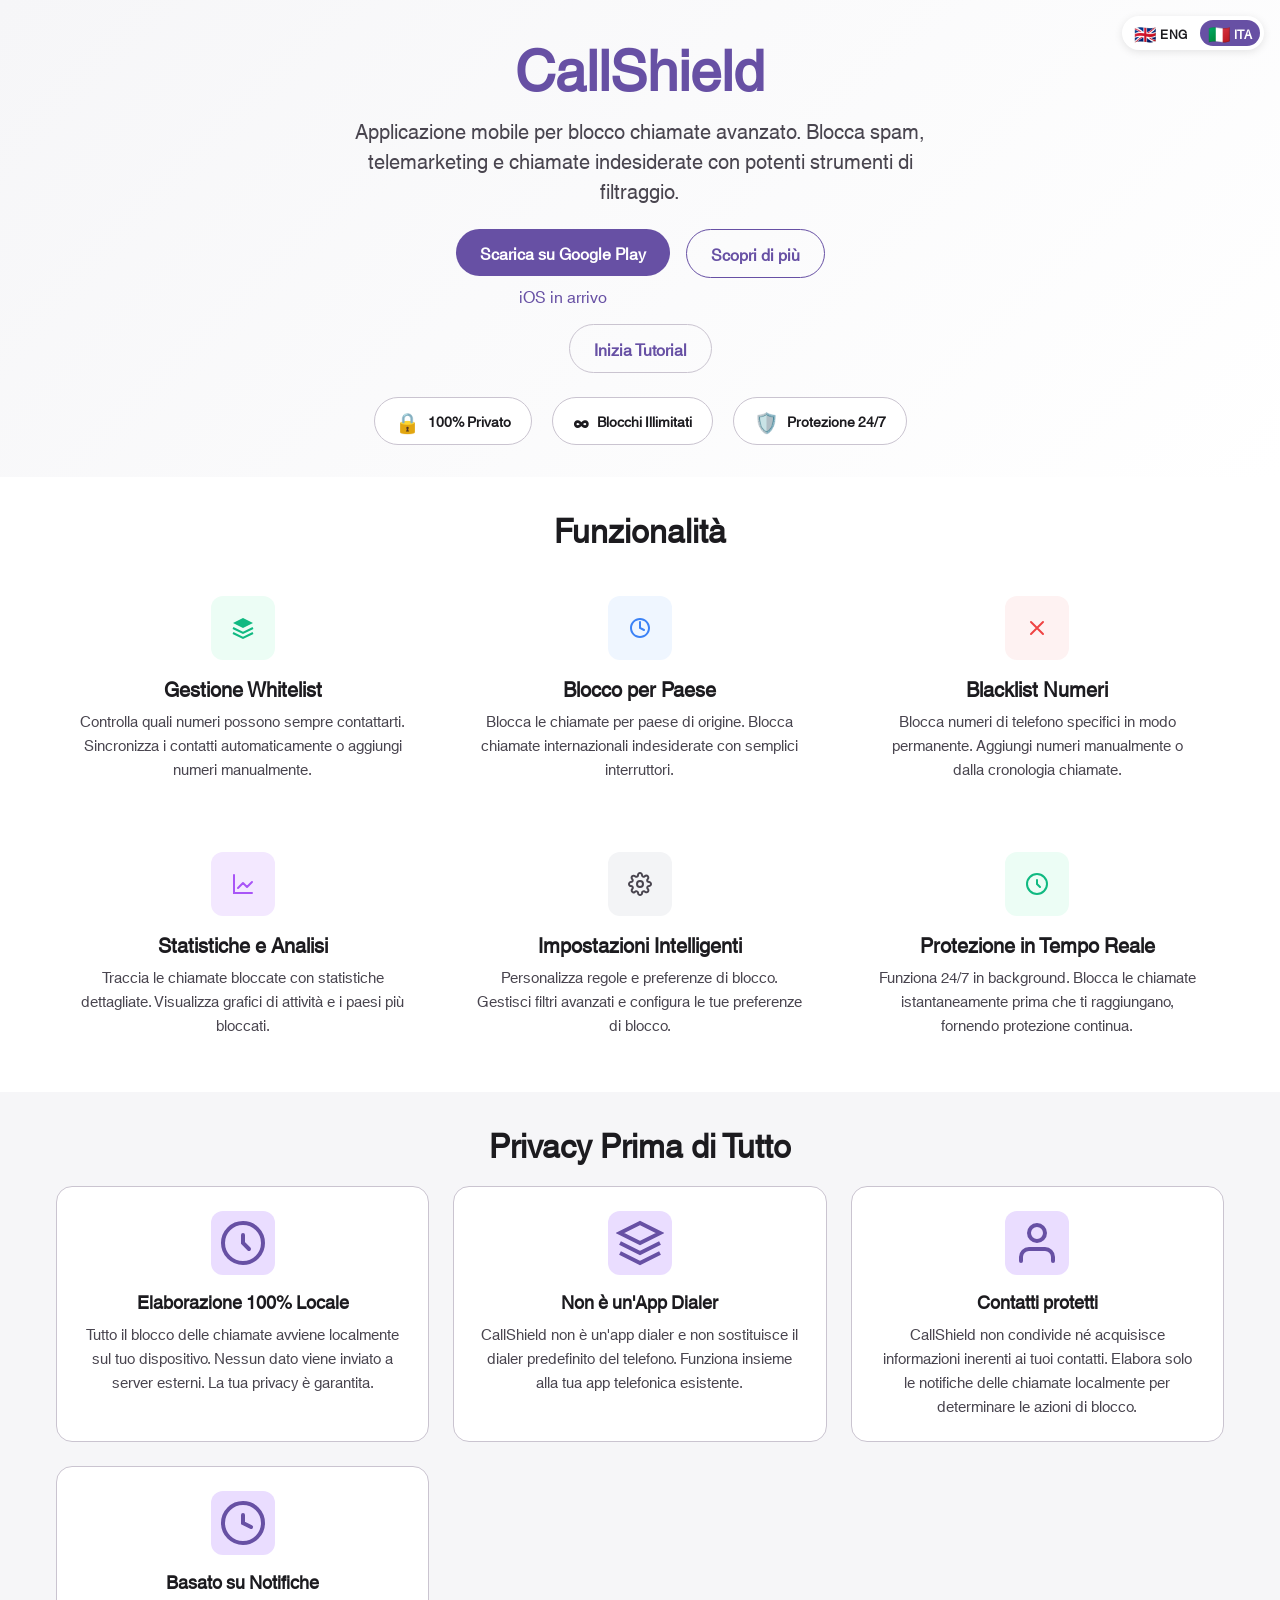
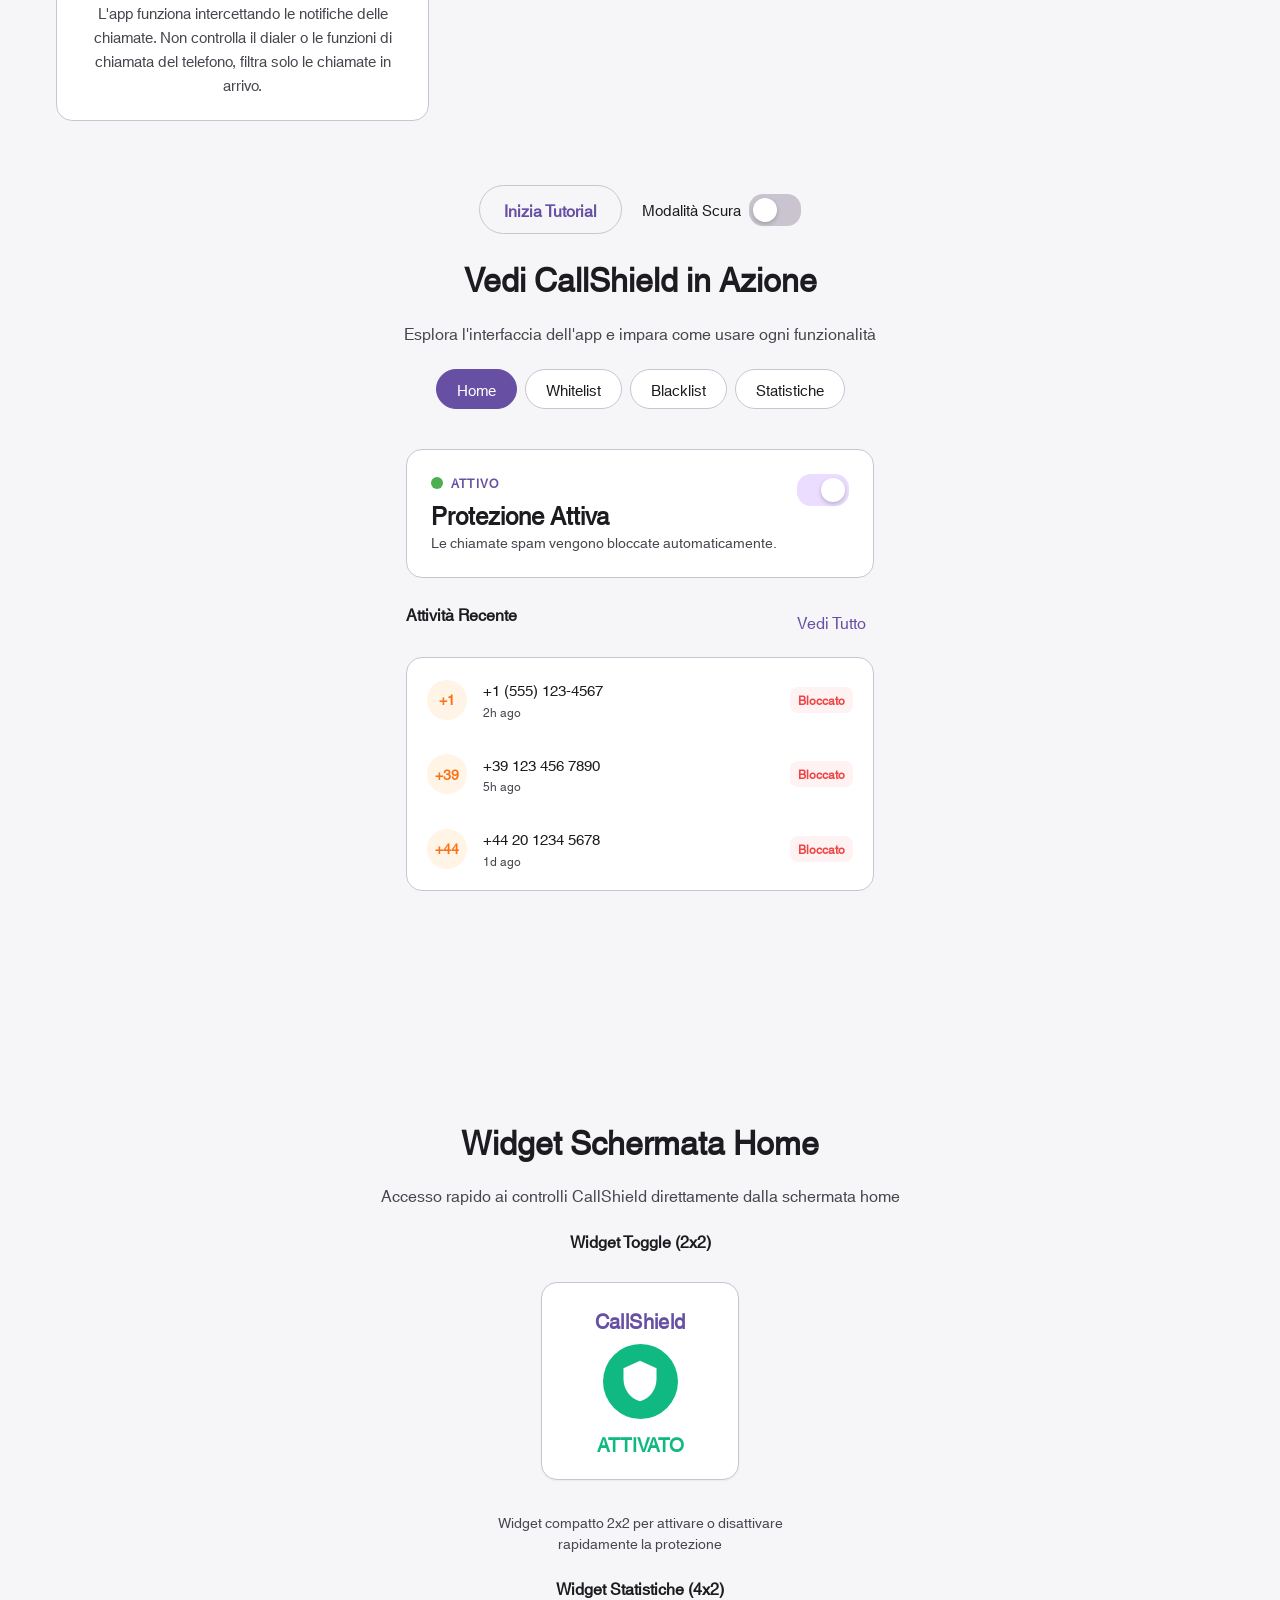
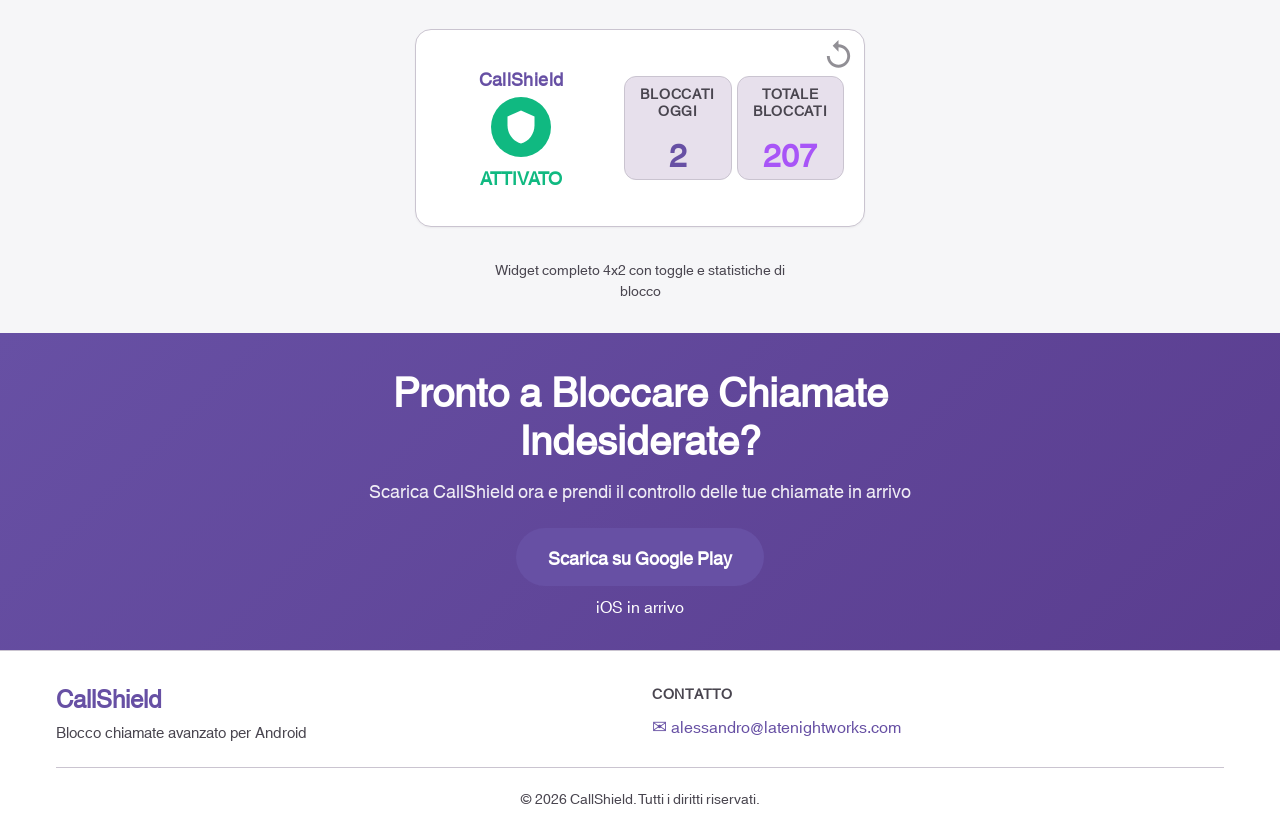
<file: CallShield/index.html>
<!DOCTYPE html>
<html lang="it">
<head>
    <meta charset="UTF-8">
    <meta name="viewport" content="width=device-width, initial-scale=1.0">
    <meta name="description" content="CallShield - Block unwanted calls with advanced filtering. 100% Private, Unlimited Blocks, 24/7 Protection." data-i18n="meta.description">
    <title data-i18n="meta.title">CallShield - Advanced Call Blocking for Android</title>
    <link rel="stylesheet" href="styles.css">
    <link rel="preload" href="fonts/HelveticaWorld.ttf" as="font" type="font/ttf" crossorigin>
</head>
<body>
    <!-- Language Selector Header -->
    <header class="language-header">
        <div class="language-selector">
            <button class="lang-btn" data-lang="en" id="lang-btn-en" aria-label="English">
                <span class="lang-flag">🇬🇧</span>
                <span class="lang-code">ENG</span>
            </button>
            <button class="lang-btn" data-lang="it" id="lang-btn-it" aria-label="Italiano">
                <span class="lang-flag">🇮🇹</span>
                <span class="lang-code">ITA</span>
            </button>
        </div>
    </header>

    <!-- Hero Section -->
    <section class="hero-section">
        <div class="container">
            <div class="hero-content">
                <h1 class="hero-title" data-i18n="hero.title">CallShield</h1>
                <p class="hero-subtitle" data-i18n="hero.subtitle">Advanced call blocking for Android. Block spam, telemarketing, and unwanted calls with powerful filtering tools.</p>
                <div class="hero-cta">
                    <div class="hero-cta-download">
                        <button class="btn btn-primary" id="btn-download" data-i18n="hero.downloadBtn">Download on Google Play</button>
                        <p class="ios-coming-soon" data-i18n="hero.iosComingSoon">iOS coming soon</p>
                    </div>
                    <button class="btn btn-secondary" id="btn-learn-more" data-i18n="hero.learnMoreBtn">Learn More</button>
                </div>
                <div class="hero-tutorial">
                    <button class="btn btn-outline" id="btn-start-tutorial-hero" data-i18n="appScreens.startTutorial">Start Tutorial</button>
                </div>
                <div class="hero-stats">
                    <div class="stat-badge">
                        <span class="stat-icon">🔒</span>
                        <span class="stat-text" data-i18n="hero.statPrivate">100% Private</span>
                    </div>
                    <div class="stat-badge">
                        <span class="stat-icon">∞</span>
                        <span class="stat-text" data-i18n="hero.statUnlimited">Unlimited Blocks</span>
                    </div>
                    <div class="stat-badge">
                        <span class="stat-icon">🛡️</span>
                        <span class="stat-text" data-i18n="hero.statProtection">24/7 Protection</span>
                    </div>
                </div>
            </div>
        </div>
    </section>

    <!-- Features Section -->
    <section class="features-section">
        <div class="container">
            <h2 class="section-title" data-i18n="features.title">Powerful Features</h2>
            <div class="features-grid">
                <div class="feature-card">
                    <div class="feature-icon" style="background-color: var(--icon-bg-green);">
                        <svg width="24" height="24" viewBox="0 0 24 24" fill="none">
                            <path d="M12 2L2 7L12 12L22 7L12 2Z" fill="var(--icon-green)"/>
                            <path d="M2 17L12 22L22 17" stroke="var(--icon-green)" stroke-width="2"/>
                            <path d="M2 12L12 17L22 12" stroke="var(--icon-green)" stroke-width="2"/>
                        </svg>
                    </div>
                    <h3 class="feature-title" data-i18n="features.whitelist.title">Whitelist Management</h3>
                    <p class="feature-description" data-i18n="features.whitelist.description">Control which numbers can always reach you. Sync contacts automatically or add numbers manually.</p>
                </div>
                <div class="feature-card">
                    <div class="feature-icon" style="background-color: var(--icon-bg-blue);">
                        <svg width="24" height="24" viewBox="0 0 24 24" fill="none">
                            <path d="M12 2C6.48 2 2 6.48 2 12C2 17.52 6.48 22 12 22C17.52 22 22 17.52 22 12C22 6.48 17.52 2 12 2ZM12 20C7.59 20 4 16.41 4 12C4 7.59 7.59 4 12 4C16.41 4 20 7.59 20 12C20 16.41 16.41 20 12 20Z" fill="var(--icon-blue)"/>
                            <path d="M12 6L12 12L16 14" stroke="var(--icon-blue)" stroke-width="2" stroke-linecap="round"/>
                        </svg>
                    </div>
                    <h3 class="feature-title" data-i18n="features.countryBlocking.title">Country Blocking</h3>
                    <p class="feature-description" data-i18n="features.countryBlocking.description">Block calls by country of origin. Geo-block unwanted international calls with simple toggles.</p>
                </div>
                <div class="feature-card">
                    <div class="feature-icon" style="background-color: var(--icon-bg-red);">
                        <svg width="24" height="24" viewBox="0 0 24 24" fill="none">
                            <path d="M6 18L18 6M6 6L18 18" stroke="var(--icon-red)" stroke-width="2" stroke-linecap="round"/>
                        </svg>
                    </div>
                    <h3 class="feature-title" data-i18n="features.numberBlacklist.title">Number Blacklist</h3>
                    <p class="feature-description" data-i18n="features.numberBlacklist.description">Block specific phone numbers permanently. Add numbers manually or from call history.</p>
                </div>
                <div class="feature-card">
                    <div class="feature-icon" style="background-color: var(--icon-bg-purple);">
                        <svg width="24" height="24" viewBox="0 0 24 24" fill="none">
                            <path d="M3 3V21H21" stroke="var(--icon-purple)" stroke-width="2" stroke-linecap="round"/>
                            <path d="M7 16L12 11L16 15L21 10" stroke="var(--icon-purple)" stroke-width="2" stroke-linecap="round" stroke-linejoin="round"/>
                        </svg>
                    </div>
                    <h3 class="feature-title" data-i18n="features.statistics.title">Statistics & Analytics</h3>
                    <p class="feature-description" data-i18n="features.statistics.description">Track blocked calls with detailed statistics. View activity charts and top blocked countries.</p>
                </div>
                <div class="feature-card">
                    <div class="feature-icon" style="background-color: var(--icon-bg-gray);">
                        <svg width="24" height="24" viewBox="0 0 24 24" fill="none">
                            <path d="M12 15C13.6569 15 15 13.6569 15 12C15 10.3431 13.6569 9 12 9C10.3431 9 9 10.3431 9 12C9 13.6569 10.3431 15 12 15Z" stroke="var(--on-surface-variant)" stroke-width="2"/>
                            <path d="M19.4 15C19.2669 15.3016 19.2272 15.6362 19.286 15.9606C19.3448 16.285 19.4995 16.5843 19.73 16.82L19.79 16.88C19.976 17.0657 20.1235 17.2863 20.2241 17.5291C20.3248 17.7719 20.3766 18.0322 20.3766 18.295C20.3766 18.5578 20.3248 18.8181 20.2241 19.0609C20.1235 19.3037 19.976 19.5243 19.79 19.71C19.6043 19.896 19.3837 20.0435 19.1409 20.1441C18.8981 20.2448 18.6378 20.2966 18.375 20.2966C18.1122 20.2966 17.8519 20.2448 17.6091 20.1441C17.3663 20.0435 17.1457 19.896 16.96 19.71L16.9 19.65C16.6643 19.4195 16.365 19.2648 16.0406 19.206C15.7162 19.1472 15.3816 19.1869 15.08 19.32C14.7842 19.4468 14.532 19.6572 14.3543 19.9255C14.1766 20.1938 14.0813 20.5082 14.08 20.83V21C14.08 21.5304 13.8693 22.0391 13.4942 22.4142C13.1191 22.7893 12.6104 23 12.08 23C11.5496 23 11.0409 22.7893 10.6658 22.4142C10.2907 22.0391 10.08 21.5304 10.08 21V20.91C10.0723 20.579 9.96512 20.258 9.77251 19.9887C9.5799 19.7194 9.31074 19.5143 9 19.4C8.69838 19.2669 8.36381 19.2272 8.03941 19.286C7.71502 19.3448 7.41568 19.4995 7.18 19.73L7.12 19.79C6.93425 19.976 6.71368 20.1235 6.47088 20.2241C6.22808 20.3248 5.96783 20.3766 5.705 20.3766C5.44217 20.3766 5.18192 20.3248 4.93912 20.2241C4.69632 20.1235 4.47575 19.976 4.29 19.79C4.10405 19.6043 3.95653 19.3837 3.85588 19.1409C3.75523 18.8981 3.70343 18.6378 3.70343 18.375C3.70343 18.1122 3.75523 17.8519 3.85588 17.6091C3.95653 17.3663 4.10405 17.1457 4.29 16.96L4.35 16.9C4.58054 16.6643 4.73519 16.365 4.794 16.0406C4.85282 15.7162 4.81312 15.3816 4.68 15.08C4.55324 14.7842 4.34276 14.532 4.07447 14.3543C3.80618 14.1766 3.49179 14.0813 3.17 14.08H3C2.46957 14.08 1.96086 13.8693 1.58579 13.4942C1.21071 13.1191 1 12.6104 1 12.08C1 11.5496 1.21071 11.0409 1.58579 10.6658C1.96086 10.2907 2.46957 10.08 3 10.08H3.09C3.42099 10.0723 3.742 9.96512 4.01131 9.77251C4.28062 9.5799 4.48568 9.31074 4.6 9C4.73312 8.69838 4.77282 8.36381 4.714 8.03941C4.65519 7.71502 4.50054 7.41568 4.27 7.18L4.21 7.12C4.02405 6.93425 3.87653 6.71368 3.77588 6.47088C3.67523 6.22808 3.62343 5.96783 3.62343 5.705C3.62343 5.44217 3.67523 5.18192 3.77588 4.93912C3.87653 4.69632 4.02405 4.47575 4.21 4.29C4.39575 4.10405 4.61632 3.95653 4.85912 3.85588C5.10192 3.75523 5.36217 3.70343 5.625 3.70343C5.88783 3.70343 6.14808 3.75523 6.39088 3.85588C6.63368 3.95653 6.85425 4.10405 7.04 4.29L7.1 4.35C7.33568 4.58054 7.63502 4.73519 7.95941 4.794C8.28381 4.85282 8.61838 4.81312 8.92 4.68H9C9.29577 4.55324 9.54802 4.34276 9.72569 4.07447C9.90337 3.80618 9.99872 3.49179 10 3.17V3C10 2.46957 10.2107 1.96086 10.5858 1.58579C10.9609 1.21071 11.4696 1 12 1C12.5304 1 13.0391 1.21071 13.4142 1.58579C13.7893 1.96086 14 2.46957 14 3V3.09C14.0013 3.41179 14.0966 3.72618 14.2743 3.99447C14.452 4.26276 14.7042 4.47324 15 4.6C15.3016 4.73312 15.6362 4.77282 15.9606 4.714C16.285 4.65519 16.5843 4.50054 16.82 4.27L16.88 4.21C17.0657 4.02405 17.2863 3.87653 17.5291 3.77588C17.7719 3.67523 18.0322 3.62343 18.295 3.62343C18.5578 3.62343 18.8181 3.67523 19.0609 3.77588C19.3037 3.87653 19.5243 4.02405 19.71 4.21C19.896 4.39575 20.0435 4.61632 20.1441 4.85912C20.2448 5.10192 20.2966 5.36217 20.2966 5.625C20.2966 5.88783 20.2448 6.14808 20.1441 6.39088C20.0435 6.63368 19.896 6.85425 19.71 7.04L19.65 7.1C19.4195 7.33568 19.2648 7.63502 19.206 7.95941C19.1472 8.28381 19.1869 8.61838 19.32 8.92V9C19.4468 9.29577 19.6572 9.54802 19.9255 9.72569C20.1938 9.90337 20.5082 9.99872 20.83 10H21C21.5304 10 22.0391 10.2107 22.4142 10.5858C22.7893 10.9609 23 11.4696 23 12C23 12.5304 22.7893 13.0391 22.4142 13.4142C22.0391 13.7893 21.5304 14 21 14H20.91C20.5882 14.0013 20.2738 14.0966 20.0055 14.2743C19.7372 14.452 19.5268 14.7042 19.4 15H19.32Z" stroke="var(--on-surface-variant)" stroke-width="2" stroke-linecap="round" stroke-linejoin="round"/>
                        </svg>
                    </div>
                    <h3 class="feature-title" data-i18n="features.smartSettings.title">Smart Settings</h3>
                    <p class="feature-description" data-i18n="features.smartSettings.description">Customize blocking rules and preferences. Manage advanced filters and configure your blocking preferences.</p>
                </div>
                <div class="feature-card">
                    <div class="feature-icon" style="background-color: var(--icon-bg-green);">
                        <svg width="24" height="24" viewBox="0 0 24 24" fill="none">
                            <path d="M12 22C17.5228 22 22 17.5228 22 12C22 6.47715 17.5228 2 12 2C6.47715 2 2 6.47715 2 12C2 17.5228 6.47715 22 12 22Z" stroke="var(--icon-green)" stroke-width="2"/>
                            <path d="M12 8V12L15 15" stroke="var(--icon-green)" stroke-width="2" stroke-linecap="round"/>
                        </svg>
                    </div>
                    <h3 class="feature-title" data-i18n="features.realtimeProtection.title">Real-time Protection</h3>
                    <p class="feature-description" data-i18n="features.realtimeProtection.description">Works 24/7 in the background. Blocks calls instantly before they reach you, providing continuous protection.</p>
                </div>
            </div>
        </div>
    </section>

    <!-- Privacy & Security Section -->
    <section class="privacy-section">
        <div class="container">
            <h2 class="section-title" data-i18n="privacy.title">Privacy First</h2>
            <div class="privacy-content">
                <div class="privacy-card">
                    <div class="privacy-icon">
                        <svg width="48" height="48" viewBox="0 0 24 24" fill="none">
                            <path d="M12 22C17.5228 22 22 17.5228 22 12C22 6.47715 17.5228 2 12 2C6.47715 2 2 6.47715 2 12C2 17.5228 6.47715 22 12 22Z" stroke="var(--primary)" stroke-width="2"/>
                            <path d="M12 8V12L15 15" stroke="var(--primary)" stroke-width="2" stroke-linecap="round"/>
                        </svg>
                    </div>
                    <h3 class="privacy-title" data-i18n="privacy.localProcessing.title">100% Local Processing</h3>
                    <p class="privacy-description" data-i18n="privacy.localProcessing.description">All call blocking happens locally on your device. No data is sent to external servers. Your privacy is guaranteed.</p>
                </div>
                <div class="privacy-card">
                    <div class="privacy-icon">
                        <svg width="48" height="48" viewBox="0 0 24 24" fill="none">
                            <path d="M12 2L2 7L12 12L22 7L12 2Z" stroke="var(--primary)" stroke-width="2"/>
                            <path d="M2 17L12 22L22 17" stroke="var(--primary)" stroke-width="2"/>
                            <path d="M2 12L12 17L22 12" stroke="var(--primary)" stroke-width="2"/>
                        </svg>
                    </div>
                    <h3 class="privacy-title" data-i18n="privacy.notDialer.title">Not a Dialer App</h3>
                    <p class="privacy-description" data-i18n="privacy.notDialer.description">CallShield is not a dialer and does not replace your phone's default dialer. It works alongside your existing phone app.</p>
                </div>
                <div class="privacy-card">
                    <div class="privacy-icon">
                        <svg width="48" height="48" viewBox="0 0 24 24" fill="none">
                            <path d="M20 21V19C20 17.9391 19.5786 16.9217 18.8284 16.1716C18.0783 15.4214 17.0609 15 16 15H8C6.93913 15 5.92172 15.4214 5.17157 16.1716C4.42143 16.9217 4 17.9391 4 19V21" stroke="var(--primary)" stroke-width="2" stroke-linecap="round" stroke-linejoin="round"/>
                            <path d="M12 11C14.2091 11 16 9.20914 16 7C16 4.79086 14.2091 3 12 3C9.79086 3 8 4.79086 8 7C8 9.20914 9.79086 11 12 11Z" stroke="var(--primary)" stroke-width="2" stroke-linecap="round" stroke-linejoin="round"/>
                        </svg>
                    </div>
                    <h3 class="privacy-title" data-i18n="privacy.noContactAccess.title">No Contact Access</h3>
                    <p class="privacy-description" data-i18n="privacy.noContactAccess.description">CallShield does not access or control your contacts. It only processes call notifications locally to determine blocking actions.</p>
                </div>
                <div class="privacy-card">
                    <div class="privacy-icon">
                        <svg width="48" height="48" viewBox="0 0 24 24" fill="none">
                            <path d="M12 2C6.48 2 2 6.48 2 12C2 17.52 6.48 22 12 22C17.52 22 22 17.52 22 12C22 6.48 17.52 2 12 2Z" stroke="var(--primary)" stroke-width="2"/>
                            <path d="M12 8V12L16 14" stroke="var(--primary)" stroke-width="2" stroke-linecap="round"/>
                        </svg>
                    </div>
                    <h3 class="privacy-title" data-i18n="privacy.notificationBased.title">Notification-Based</h3>
                    <p class="privacy-description" data-i18n="privacy.notificationBased.description">The app works by intercepting call notifications. It doesn't control your phone's dialer or call functions, only filters incoming calls.</p>
                </div>
            </div>
        </div>
    </section>

    <!-- App Screens Section -->
    <section class="app-screens-section">
        <div class="container">
            <!-- Tutorial Controls -->
            <div class="tutorial-controls">
                <button class="btn btn-outline" id="btn-start-tutorial" data-i18n="appScreens.startTutorial">Start Tutorial</button>
                <div class="dark-mode-toggle">
                    <label class="dark-mode-label">
                        <span class="dark-mode-text" data-i18n="appScreens.darkMode">Dark Mode</span>
                        <label class="switch">
                            <input type="checkbox" id="dark-mode-switch">
                            <span class="switch-slider"></span>
                        </label>
                    </label>
                </div>
            </div>
            
            <h2 class="section-title" data-i18n="appScreens.sectionTitle">See CallShield in Action</h2>
            <p class="section-subtitle" data-i18n="appScreens.sectionSubtitle">Explore the app interface and learn how to use each feature</p>
            
            <!-- Screen Navigation -->
            <div class="screen-nav">
                <button class="screen-nav-btn active" data-screen="home" data-i18n="appScreens.navHome">Home</button>
                <button class="screen-nav-btn" data-screen="whitelist" data-i18n="appScreens.navWhitelist">Whitelist</button>
                <button class="screen-nav-btn" data-screen="blacklist" data-i18n="appScreens.navBlacklist">Blacklist</button>
                <button class="screen-nav-btn" data-screen="statistics" data-i18n="appScreens.navStatistics">Statistics</button>
            </div>
            
            <!-- Screen Container -->
            <div class="screen-container">
                <!-- Home Screen -->
                <div class="app-screen active" id="screen-home" data-screen="home">
                    <div class="screen-content">
                        <!-- Protection Card -->
                        <div class="card card-main protection-card">
                            <div class="protection-card-content">
                                <div class="protection-status">
                                    <div class="status-indicator">
                                        <span class="status-dot pulse" id="status-dot"></span>
                                        <span class="status-label" id="status-label" data-i18n="appScreens.home.statusEnabled">ENABLED</span>
                                    </div>
                                    <h3 class="protection-title" id="protection-title" data-i18n="appScreens.home.protectionTitle">Active Protection</h3>
                                    <p class="protection-description" id="protection-description" data-i18n="appScreens.home.protectionDescription">Spam calls are being automatically blocked.</p>
                                </div>
                                <label class="switch">
                                    <input type="checkbox" id="switch-protection" checked>
                                    <span class="switch-slider"></span>
                                </label>
                            </div>
                        </div>

                        <!-- Recent Activity -->
                        <div class="recent-activity-section">
                            <div class="section-header">
                                <h4 class="section-label" data-i18n="appScreens.home.recentActivity">Recent Activity</h4>
                                <button class="link-button" data-i18n="appScreens.home.seeAll">See All</button>
                            </div>
                            <div class="card recent-activity-list">
                                <div class="activity-item" style="animation-delay: 0.1s;">
                                    <div class="activity-avatar" style="background-color: var(--avatar-orange-bg); color: var(--avatar-orange-text);">+1</div>
                                    <div class="activity-info">
                                        <div class="activity-number">+1 (555) 123-4567</div>
                                        <div class="activity-time">2h ago</div>
                                    </div>
                                    <div class="activity-badge blocked" data-i18n="appScreens.home.blocked">Blocked</div>
                                </div>
                                <div class="activity-item" style="animation-delay: 0.2s;">
                                    <div class="activity-avatar" style="background-color: var(--avatar-orange-bg); color: var(--avatar-orange-text);">+39</div>
                                    <div class="activity-info">
                                        <div class="activity-number">+39 123 456 7890</div>
                                        <div class="activity-time">5h ago</div>
                                    </div>
                                    <div class="activity-badge blocked" data-i18n="appScreens.home.blocked">Blocked</div>
                                </div>
                                <div class="activity-item" style="animation-delay: 0.3s;">
                                    <div class="activity-avatar" style="background-color: var(--avatar-orange-bg); color: var(--avatar-orange-text);">+44</div>
                                    <div class="activity-info">
                                        <div class="activity-number">+44 20 1234 5678</div>
                                        <div class="activity-time">1d ago</div>
                                    </div>
                                    <div class="activity-badge blocked" data-i18n="appScreens.home.blocked">Blocked</div>
                                </div>
                            </div>
                        </div>
                    </div>
                </div>

                <!-- Whitelist Screen -->
                <div class="app-screen" id="screen-whitelist" data-screen="whitelist">
                    <div class="screen-content">
                        <!-- Search Bar -->
                        <div class="card search-card">
                            <div class="search-container">
                                <svg class="search-icon" width="20" height="20" viewBox="0 0 24 24" fill="none">
                                    <path d="M11 19C15.4183 19 19 15.4183 19 11C19 6.58172 15.4183 3 11 3C6.58172 3 3 6.58172 3 11C3 15.4183 6.58172 19 11 19Z" stroke="var(--on-surface-variant)" stroke-width="2"/>
                                    <path d="M21 21L16.65 16.65" stroke="var(--on-surface-variant)" stroke-width="2" stroke-linecap="round"/>
                                </svg>
                                <input type="text" class="search-input" placeholder="Search whitelist…" id="whitelist-search" data-i18n-placeholder="appScreens.whitelist.searchPlaceholder">
                            </div>
                        </div>

                        <!-- Allow All Contacts Card -->
                        <div class="card allow-contacts-card">
                            <div class="allow-contacts-content">
                                <div class="allow-contacts-icon" style="background-color: var(--primary-container);">
                                    <svg width="20" height="20" viewBox="0 0 24 24" fill="none">
                                        <path d="M20 21V19C20 17.9391 19.5786 16.9217 18.8284 16.1716C18.0783 15.4214 17.0609 15 16 15H8C6.93913 15 5.92172 15.4214 5.17157 16.1716C4.42143 16.9217 4 17.9391 4 19V21" stroke="var(--primary)" stroke-width="2" stroke-linecap="round" stroke-linejoin="round"/>
                                        <path d="M12 11C14.2091 11 16 9.20914 16 7C16 4.79086 14.2091 3 12 3C9.79086 3 8 4.79086 8 7C8 9.20914 9.79086 11 12 11Z" stroke="var(--primary)" stroke-width="2" stroke-linecap="round" stroke-linejoin="round"/>
                                    </svg>
                                </div>
                                <div class="allow-contacts-text">
                                    <div class="allow-contacts-title" data-i18n="appScreens.whitelist.allowAllContacts">Allow all contacts</div>
                                    <div class="allow-contacts-description" data-i18n="appScreens.whitelist.allowAllContactsDesc">Automatically whitelist everyone in your address book.</div>
                                </div>
                                <label class="switch">
                                    <input type="checkbox" id="switch-allow-contacts">
                                    <span class="switch-slider"></span>
                                </label>
                            </div>
                        </div>

                        <!-- Whitelisted Numbers Section -->
                        <div class="whitelist-section">
                            <div class="section-header">
                                <div class="section-label-small" data-i18n="appScreens.whitelist.whitelistedNumbers">WHITELISTED NUMBERS</div>
                                <div class="badge-primary" id="whitelist-count" data-i18n-prefix="appScreens.whitelist.active">3 Active</div>
                            </div>
                            <div class="whitelist-list">
                                <div class="whitelist-item" style="animation-delay: 0.1s;">
                                    <div class="whitelist-avatar" style="background-color: var(--avatar-orange-bg); color: var(--avatar-orange-text);">JD</div>
                                    <div class="whitelist-info">
                                        <div class="whitelist-name">John Doe</div>
                                        <div class="whitelist-number">+1 (555) 987-6543</div>
                                    </div>
                                </div>
                                <div class="whitelist-item" style="animation-delay: 0.2s;">
                                    <div class="whitelist-avatar" style="background-color: var(--avatar-orange-bg); color: var(--avatar-orange-text);">JS</div>
                                    <div class="whitelist-info">
                                        <div class="whitelist-name">Jane Smith</div>
                                        <div class="whitelist-number">+1 (555) 123-4567</div>
                                    </div>
                                </div>
                                <div class="whitelist-item" style="animation-delay: 0.3s;">
                                    <div class="whitelist-avatar" style="background-color: var(--avatar-orange-bg); color: var(--avatar-orange-text);">MW</div>
                                    <div class="whitelist-info">
                                        <div class="whitelist-name">Mike Wilson</div>
                                        <div class="whitelist-number">+1 (555) 456-7890</div>
                                    </div>
                                </div>
                            </div>
                        </div>
                    </div>
                </div>

                <!-- Statistics Screen -->
                <div class="app-screen" id="screen-statistics" data-screen="statistics">
                    <div class="screen-content">
                        <!-- Stats Cards -->
                        <div class="stats-cards-row">
                            <div class="card stats-card-small">
                                <div class="stats-card-small-content">
                                    <div class="stats-small-header">
                                        <div class="stats-small-icon" style="background-color: var(--primary-container);">
                                            <svg width="16" height="16" viewBox="0 0 24 24" fill="none">
                                                <path d="M8 2V6M16 2V6M3 10H21M5 4H19C20.1046 4 21 4.89543 21 6V20C21 21.1046 20.1046 22 19 22H5C3.89543 22 3 21.1046 3 20V6C3 4.89543 3.89543 4 5 4Z" stroke="var(--primary)" stroke-width="2" stroke-linecap="round" stroke-linejoin="round"/>
                                            </svg>
                                        </div>
                                        <div class="stats-small-label" data-i18n="appScreens.statistics.today">Today</div>
                                    </div>
                                    <div class="stats-small-number" data-target="12" style="color: var(--primary);">0</div>
                                </div>
                            </div>
                            <div class="card stats-card-small">
                                <div class="stats-card-small-content">
                                    <div class="stats-small-header">
                                        <div class="stats-small-icon" style="background-color: var(--icon-bg-blue);">
                                            <svg width="16" height="16" viewBox="0 0 24 24" fill="none">
                                                <path d="M3 3V21H21" stroke="var(--icon-purple)" stroke-width="2" stroke-linecap="round"/>
                                                <path d="M7 16L12 11L16 15L21 10" stroke="var(--icon-purple)" stroke-width="2" stroke-linecap="round" stroke-linejoin="round"/>
                                            </svg>
                                        </div>
                                        <div class="stats-small-label" data-i18n="appScreens.statistics.total">Total</div>
                                    </div>
                                    <div class="stats-small-number" data-target="1247">0</div>
                                </div>
                            </div>
                        </div>

                        <!-- Activity Chart Card -->
                        <div class="card chart-card">
                            <div class="chart-header">
                                <h4 class="chart-title" data-i18n="appScreens.statistics.activity">Activity</h4>
                                <div class="period-chips">
                                    <button class="period-chip active" data-period="daily" data-i18n="appScreens.statistics.daily">Daily</button>
                                    <button class="period-chip" data-period="weekly" data-i18n="appScreens.statistics.weekly">Weekly</button>
                                    <button class="period-chip" data-period="monthly" data-i18n="appScreens.statistics.monthly">Monthly</button>
                                </div>
                            </div>
                            <div class="chart-navigation">
                                <button class="chart-nav-btn" id="chart-prev">
                                    <svg width="20" height="20" viewBox="0 0 24 24" fill="none">
                                        <path d="M15 18L9 12L15 6" stroke="var(--on-surface-variant)" stroke-width="2" stroke-linecap="round" stroke-linejoin="round"/>
                                    </svg>
                                </button>
                                <div class="chart-period-label" id="chart-period">Dec 15 - Dec 21</div>
                                <button class="chart-nav-btn" id="chart-next">
                                    <svg width="20" height="20" viewBox="0 0 24 24" fill="none">
                                        <path d="M9 18L15 12L9 6" stroke="var(--on-surface-variant)" stroke-width="2" stroke-linecap="round" stroke-linejoin="round"/>
                                    </svg>
                                </button>
                            </div>
                            <div class="chart-container">
                                <canvas id="activity-chart"></canvas>
                            </div>
                            <div class="chart-total" id="chart-total" data-i18n-prefix="appScreens.statistics.totalLabel">Total: 0</div>
                        </div>

                        <!-- Top Origins Card -->
                        <div class="card top-origins-card">
                            <h4 class="card-title" data-i18n="appScreens.statistics.topOrigins">Top Origins</h4>
                            <div class="top-origins-list">
                                <div class="origin-item" style="animation-delay: 0.1s;">
                                    <div class="origin-flag">🇺🇸</div>
                                    <div class="origin-info">
                                        <div class="origin-name">United States</div>
                                        <div class="origin-code">+1</div>
                                    </div>
                                    <div class="origin-count">342</div>
                                </div>
                                <div class="origin-item" style="animation-delay: 0.2s;">
                                    <div class="origin-flag">🇮🇹</div>
                                    <div class="origin-info">
                                        <div class="origin-name">Italy</div>
                                        <div class="origin-code">+39</div>
                                    </div>
                                    <div class="origin-count">128</div>
                                </div>
                                <div class="origin-item" style="animation-delay: 0.3s;">
                                    <div class="origin-flag">🇬🇧</div>
                                    <div class="origin-info">
                                        <div class="origin-name">United Kingdom</div>
                                        <div class="origin-code">+44</div>
                                    </div>
                                    <div class="origin-count">89</div>
                                </div>
                                <div class="origin-item" style="animation-delay: 0.4s;">
                                    <div class="origin-flag">🇫🇷</div>
                                    <div class="origin-info">
                                        <div class="origin-name">France</div>
                                        <div class="origin-code">+33</div>
                                    </div>
                                    <div class="origin-count">67</div>
                                </div>
                            </div>
                        </div>

                        <!-- Recent Blocks Card -->
                        <div class="card recent-blocks-card">
                            <div class="card-header">
                                <h4 class="card-title" data-i18n="appScreens.statistics.recentBlocks">Recent Blocks</h4>
                                <button class="link-button" id="clear-all" data-i18n="appScreens.statistics.clearAll">Clear All</button>
                            </div>
                            <div class="recent-blocks-list">
                                <div class="block-item" style="animation-delay: 0.1s;">
                                    <div class="block-avatar" style="background-color: var(--avatar-orange-bg); color: var(--avatar-orange-text);">+1</div>
                                    <div class="block-info">
                                        <div class="block-number">+1 (555) 123-4567</div>
                                        <div class="block-time">2h ago</div>
                                    </div>
                                </div>
                                <div class="block-item" style="animation-delay: 0.2s;">
                                    <div class="block-avatar" style="background-color: var(--avatar-orange-bg); color: var(--avatar-orange-text);">+39</div>
                                    <div class="block-info">
                                        <div class="block-number">+39 123 456 7890</div>
                                        <div class="block-time">5h ago</div>
                                    </div>
                                </div>
                                <div class="block-item" style="animation-delay: 0.3s;">
                                    <div class="block-avatar" style="background-color: var(--avatar-orange-bg); color: var(--avatar-orange-text);">+44</div>
                                    <div class="block-info">
                                        <div class="block-number">+44 20 1234 5678</div>
                                        <div class="block-time">1d ago</div>
                                    </div>
                                </div>
                            </div>
                        </div>
                    </div>
                </div>

                <!-- Blacklist Screen -->
                <div class="app-screen" id="screen-blacklist" data-screen="blacklist">
                    <!-- Countries Sub-screen -->
                    <div class="blacklist-sub-screen active" id="blacklist-countries" data-subscreen="countries">
                    <div class="screen-content">
                        <!-- Header with Back, Title with Indicators, and Next Button -->
                        <div class="blacklist-sub-header">
                            <div style="width: 40px; height: 40px;"></div>
                            <div class="blacklist-sub-title-section">
                                <h3 class="blacklist-sub-title" data-i18n="appScreens.blacklist.countries.title">Countries</h3>
                                <div class="blacklist-sub-progress">
                                    <div class="progress-dot active"></div>
                                    <div class="progress-dot"></div>
                                    <div class="progress-dot"></div>
                                    <div class="progress-dot"></div>
                                    <div class="progress-dot"></div>
                                </div>
                            </div>
                            <button class="blacklist-next-btn" id="countries-next-btn">
                                <svg width="20" height="20" viewBox="0 0 24 24" fill="none">
                                    <path d="M9 18L15 12L9 6" stroke="var(--primary)" stroke-width="2" stroke-linecap="round" stroke-linejoin="round"/>
                                </svg>
                            </button>
                        </div>

                        <!-- Title Section -->
                        <div class="blacklist-title-section">
                            <div class="blacklist-title-row">
                                <h3 class="blacklist-main-title" data-i18n="appScreens.blacklist.countries.title">Countries</h3>
                                <div class="blacklist-step" data-i18n="appScreens.blacklist.countries.step">Step 1 of 5</div>
                            </div>
                            <p class="blacklist-subtitle" data-i18n="appScreens.blacklist.countries.subtitle">Manage call blocking by region.</p>
                        </div>

                        <!-- Search Bar -->
                        <div class="card search-card-no-border">
                            <div class="search-container">
                                <svg class="search-icon" width="20" height="20" viewBox="0 0 24 24" fill="none">
                                    <path d="M11 19C15.4183 19 19 15.4183 19 11C19 6.58172 15.4183 3 11 3C6.58172 3 3 6.58172 3 11C3 15.4183 6.58172 19 11 19Z" stroke="var(--on-surface-variant)" stroke-width="2"/>
                                    <path d="M21 21L16.65 16.65" stroke="var(--on-surface-variant)" stroke-width="2" stroke-linecap="round"/>
                                </svg>
                                <input type="text" class="search-input" placeholder="Search countries or codes…" id="countries-search" data-i18n-placeholder="appScreens.blacklist.countries.searchPlaceholder">
                            </div>
                        </div>

                        <!-- Filter Chips -->
                        <div class="filter-chips">
                            <button class="filter-chip active" data-filter="all" data-i18n="appScreens.blacklist.countries.filterAll">All</button>
                            <button class="filter-chip" data-filter="blocked" data-i18n="appScreens.blacklist.countries.filterBlocked">Blocked</button>
                            <button class="filter-chip" data-filter="allowed" data-i18n="appScreens.blacklist.countries.filterAllowed">Allowed</button>
                        </div>

                        <!-- Block All / Allow All Buttons -->
                        <div class="bulk-action-buttons">
                            <button class="btn-block-all" id="btn-block-all" data-i18n="appScreens.blacklist.countries.blockAll">
                                <svg width="16" height="16" viewBox="0 0 24 24" fill="none">
                                    <path d="M18 6L6 18M6 6L18 18" stroke="#DC2626" stroke-width="2" stroke-linecap="round"/>
                                </svg>
                                Block All
                            </button>
                            <button class="btn-allow-all" id="btn-allow-all" data-i18n="appScreens.blacklist.countries.allowAll">
                                <svg width="16" height="16" viewBox="0 0 24 24" fill="none">
                                    <path d="M20 6L9 17L4 12" stroke="#16A34A" stroke-width="2" stroke-linecap="round" stroke-linejoin="round"/>
                                </svg>
                                Allow All
                            </button>
                        </div>

                        <p class="countries-hint" data-i18n="appScreens.blacklist.countries.hint">Click on the icons to block or unblock countries</p>

                        <!-- Countries List -->
                        <div class="countries-list">
                            <div class="country-item" data-country="us" data-status="allowed">
                                <div class="country-flag">🇺🇸</div>
                                <div class="country-info">
                                    <div class="country-name">United States</div>
                                    <div class="country-code">+1</div>
                                </div>
                                <div class="country-toggle-icon">
                                    <svg width="24" height="24" viewBox="0 0 24 24" fill="none">
                                        <path d="M12 2C6.48 2 2 6.48 2 12C2 17.52 6.48 22 12 22C17.52 22 22 17.52 22 12C22 6.48 17.52 2 12 2ZM10 17L5 12L6.41 10.59L10 14.17L17.59 6.58L19 8L10 17Z" fill="#16A34A"/>
                                    </svg>
                                </div>
                            </div>
                            <div class="country-item" data-country="it" data-status="blocked">
                                <div class="country-flag">🇮🇹</div>
                                <div class="country-info">
                                    <div class="country-name">Italy</div>
                                    <div class="country-code">+39</div>
                                </div>
                                <div class="country-toggle-icon">
                                    <svg width="24" height="24" viewBox="0 0 24 24" fill="none">
                                        <path d="M12 2C6.48 2 2 6.48 2 12C2 17.52 6.48 22 12 22C17.52 22 22 17.52 22 12C22 6.48 17.52 2 12 2ZM18 13H6V11H18V13Z" fill="#DC2626"/>
                                    </svg>
                                </div>
                            </div>
                            <div class="country-item" data-country="gb" data-status="allowed">
                                <div class="country-flag">🇬🇧</div>
                                <div class="country-info">
                                    <div class="country-name">United Kingdom</div>
                                    <div class="country-code">+44</div>
                                </div>
                                <div class="country-toggle-icon">
                                    <svg width="24" height="24" viewBox="0 0 24 24" fill="none">
                                        <path d="M12 2C6.48 2 2 6.48 2 12C2 17.52 6.48 22 12 22C17.52 22 22 17.52 22 12C22 6.48 17.52 2 12 2ZM10 17L5 12L6.41 10.59L10 14.17L17.59 6.58L19 8L10 17Z" fill="#16A34A"/>
                                    </svg>
                                </div>
                            </div>
                            <div class="country-item" data-country="fr" data-status="blocked">
                                <div class="country-flag">🇫🇷</div>
                                <div class="country-info">
                                    <div class="country-name">France</div>
                                    <div class="country-code">+33</div>
                                </div>
                                <div class="country-toggle-icon">
                                    <svg width="24" height="24" viewBox="0 0 24 24" fill="none">
                                        <path d="M12 2C6.48 2 2 6.48 2 12C2 17.52 6.48 22 12 22C17.52 22 22 17.52 22 12C22 6.48 17.52 2 12 2ZM18 13H6V11H18V13Z" fill="#DC2626"/>
                                    </svg>
                                </div>
                            </div>
                            <div class="country-item" data-country="de" data-status="allowed">
                                <div class="country-flag">🇩🇪</div>
                                <div class="country-info">
                                    <div class="country-name">Germany</div>
                                    <div class="country-code">+49</div>
                                </div>
                                <div class="country-toggle-icon">
                                    <svg width="24" height="24" viewBox="0 0 24 24" fill="none">
                                        <path d="M12 2C6.48 2 2 6.48 2 12C2 17.52 6.48 22 12 22C17.52 22 22 17.52 22 12C22 6.48 17.52 2 12 2ZM10 17L5 12L6.41 10.59L10 14.17L17.59 6.58L19 8L10 17Z" fill="#16A34A"/>
                                    </svg>
                                </div>
                            </div>
                        </div>
                    </div>
                    </div>
                    
                    <!-- Prefixes Sub-screen -->
                    <div class="blacklist-sub-screen" id="blacklist-prefixes" data-subscreen="prefixes">
                        <div class="screen-content">
                            <div class="blacklist-sub-header">
                                <button class="blacklist-back-btn" id="prefixes-back-btn">
                                    <svg width="20" height="20" viewBox="0 0 24 24" fill="none">
                                        <path d="M15 18L9 12L15 6" stroke="var(--primary)" stroke-width="2" stroke-linecap="round" stroke-linejoin="round"/>
                                    </svg>
                                </button>
                                <div class="blacklist-sub-title-section">
                                    <h3 class="blacklist-sub-title" data-i18n="appScreens.blacklist.prefixes.title">Prefixes</h3>
                                    <div class="blacklist-sub-progress">
                                        <div class="progress-dot"></div>
                                        <div class="progress-dot active"></div>
                                        <div class="progress-dot"></div>
                                        <div class="progress-dot"></div>
                                        <div class="progress-dot"></div>
                                    </div>
                                </div>
                                <button class="blacklist-next-btn" id="prefixes-next-btn">
                                    <svg width="20" height="20" viewBox="0 0 24 24" fill="none">
                                        <path d="M9 18L15 12L9 6" stroke="var(--primary)" stroke-width="2" stroke-linecap="round" stroke-linejoin="round"/>
                                    </svg>
                                </button>
                            </div>
                            <div class="blacklist-title-section">
                                <div class="blacklist-title-row">
                                    <h3 class="blacklist-main-title" data-i18n="appScreens.blacklist.prefixes.title">Prefixes</h3>
                                    <div class="blacklist-step" data-i18n="appScreens.blacklist.prefixes.step">Step 2 of 5</div>
                                </div>
                                <p class="blacklist-subtitle" data-i18n="appScreens.blacklist.prefixes.subtitle">Block calls that start with these digits after the country code.</p>
                                <p class="blacklist-prefixes-independent" data-i18n="appScreens.blacklist.prefixes.independentInfo">Prefixes are checked independently of country blocking settings.</p>
                            </div>
                            <div class="card search-card-no-border">
                                <div class="search-container">
                                    <svg class="search-icon" width="20" height="20" viewBox="0 0 24 24" fill="none">
                                        <path d="M11 19C15.4183 19 19 15.4183 19 11C19 6.58172 15.4183 3 11 3C6.58172 3 3 6.58172 3 11C3 15.4183 6.58172 19 11 19Z" stroke="var(--on-surface-variant)" stroke-width="2"/>
                                        <path d="M21 21L16.65 16.65" stroke="var(--on-surface-variant)" stroke-width="2" stroke-linecap="round"/>
                                    </svg>
                                    <input type="text" class="search-input" id="prefixes-search" data-i18n-placeholder="appScreens.blacklist.prefixes.searchPlaceholder" placeholder="Search prefixes…">
                                </div>
                            </div>
                            <div class="blacklist-prefixes-list">
                                <div class="card blacklist-prefix-item" style="animation-delay: 0.1s;">
                                    <span class="blacklist-prefix-value">00</span>
                                    <button class="blacklist-action-btn" aria-label="Delete" data-i18n-aria-label="dialogs.delete.ariaLabel">
                                        <svg width="20" height="20" viewBox="0 0 24 24" fill="none">
                                            <path d="M3 6H5H21" stroke="#BA1A1A" stroke-width="2" stroke-linecap="round" stroke-linejoin="round"/>
                                            <path d="M8 6V4C8 3.46957 8.21071 2.96086 8.58579 2.58579C8.96086 2.21071 9.46957 2 10 2H14C14.5304 2 15.0391 2.21071 15.4142 2.58579C15.7893 2.96086 16 3.46957 16 4V6M19 6V20C19 20.5304 18.7893 21.0391 18.4142 21.4142C18.0391 21.7893 17.5304 22 17 22H7C6.46957 22 5.96086 21.7893 5.58579 21.4142C5.21071 21.0391 5 20.5304 5 20V6H19Z" stroke="#BA1A1A" stroke-width="2" stroke-linecap="round" stroke-linejoin="round"/>
                                        </svg>
                                    </button>
                                </div>
                                <div class="card blacklist-prefix-item" style="animation-delay: 0.2s;">
                                    <span class="blacklist-prefix-value">001</span>
                                    <button class="blacklist-action-btn" aria-label="Delete" data-i18n-aria-label="dialogs.delete.ariaLabel">
                                        <svg width="20" height="20" viewBox="0 0 24 24" fill="none">
                                            <path d="M3 6H5H21" stroke="#BA1A1A" stroke-width="2" stroke-linecap="round" stroke-linejoin="round"/>
                                            <path d="M8 6V4C8 3.46957 8.21071 2.96086 8.58579 2.58579C8.96086 2.21071 9.46957 2 10 2H14C14.5304 2 15.0391 2.21071 15.4142 2.58579C15.7893 2.96086 16 3.46957 16 4V6M19 6V20C19 20.5304 18.7893 21.0391 18.4142 21.4142C18.0391 21.7893 17.5304 22 17 22H7C6.46957 22 5.96086 21.7893 5.58579 21.4142C5.21071 21.0391 5 20.5304 5 20V6H19Z" stroke="#BA1A1A" stroke-width="2" stroke-linecap="round" stroke-linejoin="round"/>
                                        </svg>
                                    </button>
                                </div>
                                <div class="card blacklist-prefix-item" style="animation-delay: 0.3s;">
                                    <span class="blacklist-prefix-value">02</span>
                                    <button class="blacklist-action-btn" aria-label="Delete" data-i18n-aria-label="dialogs.delete.ariaLabel">
                                        <svg width="20" height="20" viewBox="0 0 24 24" fill="none">
                                            <path d="M3 6H5H21" stroke="#BA1A1A" stroke-width="2" stroke-linecap="round" stroke-linejoin="round"/>
                                            <path d="M8 6V4C8 3.46957 8.21071 2.96086 8.58579 2.58579C8.96086 2.21071 9.46957 2 10 2H14C14.5304 2 15.0391 2.21071 15.4142 2.58579C15.7893 2.96086 16 3.46957 16 4V6M19 6V20C19 20.5304 18.7893 21.0391 18.4142 21.4142C18.0391 21.7893 17.5304 22 17 22H7C6.46957 22 5.96086 21.7893 5.58579 21.4142C5.21071 21.0391 5 20.5304 5 20V6H19Z" stroke="#BA1A1A" stroke-width="2" stroke-linecap="round" stroke-linejoin="round"/>
                                        </svg>
                                    </button>
                                </div>
                            </div>
                            <div class="blacklist-footer-info">
                                <p data-i18n="appScreens.blacklist.prefixes.footerInfo">Add 2–4 digit prefixes to block. Matching is applied after the international prefix, regardless of country settings.</p>
                            </div>
                            <button class="fab" id="fab-add-prefix" aria-label="Add prefix" data-i18n-aria-label="appScreens.blacklist.prefixes.addPrefix">
                                <svg width="24" height="24" viewBox="0 0 24 24" fill="none">
                                    <path d="M12 5V19M5 12H19" stroke="white" stroke-width="2" stroke-linecap="round"/>
                                </svg>
                            </button>
                        </div>
                    </div>
                    
                    <!-- Provinces Sub-screen -->
                    <div class="blacklist-sub-screen" id="blacklist-provinces" data-subscreen="provinces">
                        <div class="screen-content">
                            <div class="blacklist-sub-header">
                                <button class="blacklist-back-btn" id="provinces-back-btn">
                                    <svg width="20" height="20" viewBox="0 0 24 24" fill="none">
                                        <path d="M15 18L9 12L15 6" stroke="var(--primary)" stroke-width="2" stroke-linecap="round" stroke-linejoin="round"/>
                                    </svg>
                                </button>
                                <div class="blacklist-sub-title-section">
                                    <h3 class="blacklist-sub-title" data-i18n="appScreens.blacklist.provinces.title">Italian Provinces</h3>
                                    <div class="blacklist-sub-progress">
                                        <div class="progress-dot"></div>
                                        <div class="progress-dot"></div>
                                        <div class="progress-dot active"></div>
                                        <div class="progress-dot"></div>
                                        <div class="progress-dot"></div>
                                    </div>
                                </div>
                                <button class="blacklist-next-btn" id="provinces-next-btn">
                                    <svg width="20" height="20" viewBox="0 0 24 24" fill="none">
                                        <path d="M9 18L15 12L9 6" stroke="var(--primary)" stroke-width="2" stroke-linecap="round" stroke-linejoin="round"/>
                                    </svg>
                                </button>
                            </div>
                            <div class="blacklist-title-section">
                                <div class="blacklist-title-row">
                                    <h3 class="blacklist-main-title" data-i18n="appScreens.blacklist.provinces.title">Italian Provinces</h3>
                                    <div class="blacklist-step" data-i18n="appScreens.blacklist.provinces.step">Step 3 of 5</div>
                                </div>
                                <p class="blacklist-subtitle" data-i18n="appScreens.blacklist.provinces.subtitle">Manage call blocking by Italian area code.</p>
                            </div>
                            <div class="card search-card-no-border">
                                <div class="search-container">
                                    <svg class="search-icon" width="20" height="20" viewBox="0 0 24 24" fill="none">
                                        <path d="M11 19C15.4183 19 19 15.4183 19 11C19 6.58172 15.4183 3 11 3C6.58172 3 3 6.58172 3 11C3 15.4183 6.58172 19 11 19Z" stroke="var(--on-surface-variant)" stroke-width="2"/>
                                        <path d="M21 21L16.65 16.65" stroke="var(--on-surface-variant)" stroke-width="2" stroke-linecap="round"/>
                                    </svg>
                                    <input type="text" class="search-input" id="provinces-search" data-i18n-placeholder="appScreens.blacklist.provinces.searchPlaceholder" placeholder="Search provinces or codes…">
                                </div>
                            </div>
                            <div class="filter-chips" id="provinces-filter-chips">
                                <button class="filter-chip active" data-filter="all" data-i18n="appScreens.blacklist.provinces.filterAll">All</button>
                                <button class="filter-chip" data-filter="blocked" data-i18n="appScreens.blacklist.provinces.filterBlocked">Blocked</button>
                                <button class="filter-chip" data-filter="allowed" data-i18n="appScreens.blacklist.provinces.filterAllowed">Allowed</button>
                            </div>
                            <div class="bulk-action-buttons">
                                <button class="btn-block-all" id="btn-provinces-block-all" data-i18n="appScreens.blacklist.provinces.blockAll">
                                    <svg width="16" height="16" viewBox="0 0 24 24" fill="none">
                                        <path d="M18 6L6 18M6 6L18 18" stroke="#DC2626" stroke-width="2" stroke-linecap="round"/>
                                    </svg>
                                    Block All
                                </button>
                                <button class="btn-allow-all" id="btn-provinces-allow-all" data-i18n="appScreens.blacklist.provinces.allowAll">
                                    <svg width="16" height="16" viewBox="0 0 24 24" fill="none">
                                        <path d="M20 6L9 17L4 12" stroke="#16A34A" stroke-width="2" stroke-linecap="round" stroke-linejoin="round"/>
                                    </svg>
                                    Allow All
                                </button>
                            </div>
                            <p class="countries-hint" data-i18n="appScreens.blacklist.provinces.hint">Click on the icons to block or unblock provinces</p>
                            <div class="provinces-list">
                                <div class="province-item" data-province="rm" data-status="allowed">
                                    <div class="province-code">RM</div>
                                    <div class="province-info">
                                        <div class="province-name">Rome</div>
                                        <div class="province-prefix">06</div>
                                    </div>
                                    <div class="province-toggle-icon">
                                        <svg width="24" height="24" viewBox="0 0 24 24" fill="none">
                                            <path d="M12 2C6.48 2 2 6.48 2 12C2 17.52 6.48 22 12 22C17.52 22 22 17.52 22 12C22 6.48 17.52 2 12 2ZM10 17L5 12L6.41 10.59L10 14.17L17.59 6.58L19 8L10 17Z" fill="#16A34A"/>
                                        </svg>
                                    </div>
                                </div>
                                <div class="province-item" data-province="mi" data-status="blocked">
                                    <div class="province-code">MI</div>
                                    <div class="province-info">
                                        <div class="province-name">Milan</div>
                                        <div class="province-prefix">02</div>
                                    </div>
                                    <div class="province-toggle-icon">
                                        <svg width="24" height="24" viewBox="0 0 24 24" fill="none">
                                            <path d="M12 2C6.48 2 2 6.48 2 12C2 17.52 6.48 22 12 22C17.52 22 22 17.52 22 12C22 6.48 17.52 2 12 2ZM18 13H6V11H18V13Z" fill="#DC2626"/>
                                        </svg>
                                    </div>
                                </div>
                                <div class="province-item" data-province="na" data-status="allowed">
                                    <div class="province-code">NA</div>
                                    <div class="province-info">
                                        <div class="province-name">Naples</div>
                                        <div class="province-prefix">081</div>
                                    </div>
                                    <div class="province-toggle-icon">
                                        <svg width="24" height="24" viewBox="0 0 24 24" fill="none">
                                            <path d="M12 2C6.48 2 2 6.48 2 12C2 17.52 6.48 22 12 22C17.52 22 22 17.52 22 12C22 6.48 17.52 2 12 2ZM10 17L5 12L6.41 10.59L10 14.17L17.59 6.58L19 8L10 17Z" fill="#16A34A"/>
                                        </svg>
                                    </div>
                                </div>
                                <div class="province-item" data-province="to" data-status="blocked">
                                    <div class="province-code">TO</div>
                                    <div class="province-info">
                                        <div class="province-name">Turin</div>
                                        <div class="province-prefix">011</div>
                                    </div>
                                    <div class="province-toggle-icon">
                                        <svg width="24" height="24" viewBox="0 0 24 24" fill="none">
                                            <path d="M12 2C6.48 2 2 6.48 2 12C2 17.52 6.48 22 12 22C17.52 22 22 17.52 22 12C22 6.48 17.52 2 12 2ZM18 13H6V11H18V13Z" fill="#DC2626"/>
                                        </svg>
                                    </div>
                                </div>
                                <div class="province-item" data-province="fi" data-status="allowed">
                                    <div class="province-code">FI</div>
                                    <div class="province-info">
                                        <div class="province-name">Florence</div>
                                        <div class="province-prefix">055</div>
                                    </div>
                                    <div class="province-toggle-icon">
                                        <svg width="24" height="24" viewBox="0 0 24 24" fill="none">
                                            <path d="M12 2C6.48 2 2 6.48 2 12C2 17.52 6.48 22 12 22C17.52 22 22 17.52 22 12C22 6.48 17.52 2 12 2ZM10 17L5 12L6.41 10.59L10 14.17L17.59 6.58L19 8L10 17Z" fill="#16A34A"/>
                                        </svg>
                                    </div>
                                </div>
                            </div>
                            <div class="blacklist-footer-info">
                                <p data-i18n="appScreens.blacklist.provinces.footerInfo">Configure which Italian provinces (area codes) to allow or block. This applies only when Italy is allowed in the Countries section. Calls from blocked provinces will be rejected.</p>
                            </div>
                        </div>
                    </div>
                    
                    <!-- Numbers Sub-screen -->
                    <div class="blacklist-sub-screen" id="blacklist-numbers" data-subscreen="numbers">
                        <div class="screen-content">
                            <!-- Header with Back, Title with Indicators, and Next Button -->
                            <div class="blacklist-sub-header">
                                <button class="blacklist-back-btn" id="numbers-back-btn">
                                    <svg width="20" height="20" viewBox="0 0 24 24" fill="none">
                                        <path d="M15 18L9 12L15 6" stroke="var(--primary)" stroke-width="2" stroke-linecap="round" stroke-linejoin="round"/>
                                    </svg>
                                </button>
                                <div class="blacklist-sub-title-section">
                                    <h3 class="blacklist-sub-title" data-i18n="appScreens.blacklist.numbers.title">Numbers</h3>
                                    <div class="blacklist-sub-progress">
                                        <div class="progress-dot"></div>
                                        <div class="progress-dot"></div>
                                        <div class="progress-dot"></div>
                                        <div class="progress-dot active"></div>
                                        <div class="progress-dot"></div>
                                    </div>
                                </div>
                                <button class="blacklist-next-btn" id="numbers-next-btn">
                                    <svg width="20" height="20" viewBox="0 0 24 24" fill="none">
                                        <path d="M9 18L15 12L9 6" stroke="var(--primary)" stroke-width="2" stroke-linecap="round" stroke-linejoin="round"/>
                                    </svg>
                                </button>
                            </div>

                            <!-- Title Section -->
                            <div class="blacklist-title-section">
                                <div class="blacklist-title-row">
                                    <h3 class="blacklist-main-title" data-i18n="appScreens.blacklist.numbers.title">Numbers</h3>
                                    <div class="blacklist-step" data-i18n="appScreens.blacklist.numbers.step">Step 4 of 5</div>
                                </div>
                                <p class="blacklist-subtitle" data-i18n="appScreens.blacklist.numbers.subtitle">Manage blocked phone numbers.</p>
                            </div>

                            <!-- Search Bar -->
                            <div class="card search-card-no-border">
                                <div class="search-container">
                                    <svg class="search-icon" width="20" height="20" viewBox="0 0 24 24" fill="none">
                                        <path d="M11 19C15.4183 19 19 15.4183 19 11C19 6.58172 15.4183 3 11 3C6.58172 3 3 6.58172 3 11C3 15.4183 6.58172 19 11 19Z" stroke="var(--on-surface-variant)" stroke-width="2"/>
                                        <path d="M21 21L16.65 16.65" stroke="var(--on-surface-variant)" stroke-width="2" stroke-linecap="round"/>
                                    </svg>
                                    <input type="text" class="search-input" placeholder="Search numbers…" id="numbers-search" data-i18n-placeholder="appScreens.blacklist.numbers.searchPlaceholder">
                                </div>
                            </div>

                            <!-- Numbers List -->
                            <div class="blacklist-numbers-list">
                                <div class="card blacklist-number-item" style="animation-delay: 0.1s;">
                                    <div class="blacklist-number-content">
                                        <div class="blacklist-number-avatar" style="background-color: var(--primary-container); color: var(--primary);">+1</div>
                                        <div class="blacklist-number-info">
                                            <div class="blacklist-number-name">+1 (555) 999-8888</div>
                                            <div class="blacklist-number-phone">+1 (555) 999-8888</div>
                                        </div>
                                        <div class="blacklist-number-actions">
                                            <button class="blacklist-action-btn" aria-label="Edit" data-i18n-aria-label="dialogs.edit.ariaLabel">
                                                <svg width="20" height="20" viewBox="0 0 24 24" fill="none">
                                                    <path d="M11 4H4C3.46957 4 2.96086 4.21071 2.58579 4.58579C2.21071 4.96086 2 5.46957 2 6V20C2 20.5304 2.21071 21.0391 2.58579 21.4142C2.96086 21.7893 3.46957 22 4 22H18C18.5304 22 19.0391 21.7893 19.4142 21.4142C19.7893 21.0391 20 20.5304 20 20V13" stroke="var(--on-surface-variant)" stroke-width="2" stroke-linecap="round" stroke-linejoin="round"/>
                                                    <path d="M18.5 2.5C18.8978 2.10218 19.4374 1.87868 20 1.87868C20.5626 1.87868 21.1022 2.10218 21.5 2.5C21.8978 2.89782 22.1213 3.43739 22.1213 4C22.1213 4.56261 21.8978 5.10218 21.5 5.5L12 15L8 16L9 12L18.5 2.5Z" stroke="var(--on-surface-variant)" stroke-width="2" stroke-linecap="round" stroke-linejoin="round"/>
                                                </svg>
                                            </button>
                                            <button class="blacklist-action-btn" aria-label="Delete" data-i18n-aria-label="dialogs.delete.ariaLabel">
                                                <svg width="20" height="20" viewBox="0 0 24 24" fill="none">
                                                    <path d="M3 6H5H21" stroke="#BA1A1A" stroke-width="2" stroke-linecap="round" stroke-linejoin="round"/>
                                                    <path d="M8 6V4C8 3.46957 8.21071 2.96086 8.58579 2.58579C8.96086 2.21071 9.46957 2 10 2H14C14.5304 2 15.0391 2.21071 15.4142 2.58579C15.7893 2.96086 16 3.46957 16 4V6M19 6V20C19 20.5304 18.7893 21.0391 18.4142 21.4142C18.0391 21.7893 17.5304 22 17 22H7C6.46957 22 5.96086 21.7893 5.58579 21.4142C5.21071 21.0391 5 20.5304 5 20V6H19Z" stroke="#BA1A1A" stroke-width="2" stroke-linecap="round" stroke-linejoin="round"/>
                                                </svg>
                                            </button>
                                        </div>
                                    </div>
                                </div>
                                <div class="card blacklist-number-item" style="animation-delay: 0.2s;">
                                    <div class="blacklist-number-content">
                                        <div class="blacklist-number-avatar" style="background-color: var(--primary-container); color: var(--primary);">+39</div>
                                        <div class="blacklist-number-info">
                                            <div class="blacklist-number-name">+39 987 654 3210</div>
                                            <div class="blacklist-number-phone">+39 987 654 3210</div>
                                        </div>
                                        <div class="blacklist-number-actions">
                                            <button class="blacklist-action-btn" aria-label="Edit" data-i18n-aria-label="dialogs.edit.ariaLabel">
                                                <svg width="20" height="20" viewBox="0 0 24 24" fill="none">
                                                    <path d="M11 4H4C3.46957 4 2.96086 4.21071 2.58579 4.58579C2.21071 4.96086 2 5.46957 2 6V20C2 20.5304 2.21071 21.0391 2.58579 21.4142C2.96086 21.7893 3.46957 22 4 22H18C18.5304 22 19.0391 21.7893 19.4142 21.4142C19.7893 21.0391 20 20.5304 20 20V13" stroke="var(--on-surface-variant)" stroke-width="2" stroke-linecap="round" stroke-linejoin="round"/>
                                                    <path d="M18.5 2.5C18.8978 2.10218 19.4374 1.87868 20 1.87868C20.5626 1.87868 21.1022 2.10218 21.5 2.5C21.8978 2.89782 22.1213 3.43739 22.1213 4C22.1213 4.56261 21.8978 5.10218 21.5 5.5L12 15L8 16L9 12L18.5 2.5Z" stroke="var(--on-surface-variant)" stroke-width="2" stroke-linecap="round" stroke-linejoin="round"/>
                                                </svg>
                                            </button>
                                            <button class="blacklist-action-btn" aria-label="Delete" data-i18n-aria-label="dialogs.delete.ariaLabel">
                                                <svg width="20" height="20" viewBox="0 0 24 24" fill="none">
                                                    <path d="M3 6H5H21" stroke="#BA1A1A" stroke-width="2" stroke-linecap="round" stroke-linejoin="round"/>
                                                    <path d="M8 6V4C8 3.46957 8.21071 2.96086 8.58579 2.58579C8.96086 2.21071 9.46957 2 10 2H14C14.5304 2 15.0391 2.21071 15.4142 2.58579C15.7893 2.96086 16 3.46957 16 4V6M19 6V20C19 20.5304 18.7893 21.0391 18.4142 21.4142C18.0391 21.7893 17.5304 22 17 22H7C6.46957 22 5.96086 21.7893 5.58579 21.4142C5.21071 21.0391 5 20.5304 5 20V6H19Z" stroke="#BA1A1A" stroke-width="2" stroke-linecap="round" stroke-linejoin="round"/>
                                                </svg>
                                            </button>
                                        </div>
                                    </div>
                                </div>
                                <div class="card blacklist-number-item" style="animation-delay: 0.3s;">
                                    <div class="blacklist-number-content">
                                        <div class="blacklist-number-avatar" style="background-color: var(--primary-container); color: var(--primary);">+44</div>
                                        <div class="blacklist-number-info">
                                            <div class="blacklist-number-name">+44 20 9999 8888</div>
                                            <div class="blacklist-number-phone">+44 20 9999 8888</div>
                                        </div>
                                        <div class="blacklist-number-actions">
                                            <button class="blacklist-action-btn" aria-label="Edit" data-i18n-aria-label="dialogs.edit.ariaLabel">
                                                <svg width="20" height="20" viewBox="0 0 24 24" fill="none">
                                                    <path d="M11 4H4C3.46957 4 2.96086 4.21071 2.58579 4.58579C2.21071 4.96086 2 5.46957 2 6V20C2 20.5304 2.21071 21.0391 2.58579 21.4142C2.96086 21.7893 3.46957 22 4 22H18C18.5304 22 19.0391 21.7893 19.4142 21.4142C19.7893 21.0391 20 20.5304 20 20V13" stroke="var(--on-surface-variant)" stroke-width="2" stroke-linecap="round" stroke-linejoin="round"/>
                                                    <path d="M18.5 2.5C18.8978 2.10218 19.4374 1.87868 20 1.87868C20.5626 1.87868 21.1022 2.10218 21.5 2.5C21.8978 2.89782 22.1213 3.43739 22.1213 4C22.1213 4.56261 21.8978 5.10218 21.5 5.5L12 15L8 16L9 12L18.5 2.5Z" stroke="var(--on-surface-variant)" stroke-width="2" stroke-linecap="round" stroke-linejoin="round"/>
                                                </svg>
                                            </button>
                                            <button class="blacklist-action-btn" aria-label="Delete" data-i18n-aria-label="dialogs.delete.ariaLabel">
                                                <svg width="20" height="20" viewBox="0 0 24 24" fill="none">
                                                    <path d="M3 6H5H21" stroke="#BA1A1A" stroke-width="2" stroke-linecap="round" stroke-linejoin="round"/>
                                                    <path d="M8 6V4C8 3.46957 8.21071 2.96086 8.58579 2.58579C8.96086 2.21071 9.46957 2 10 2H14C14.5304 2 15.0391 2.21071 15.4142 2.58579C15.7893 2.96086 16 3.46957 16 4V6M19 6V20C19 20.5304 18.7893 21.0391 18.4142 21.4142C18.0391 21.7893 17.5304 22 17 22H7C6.46957 22 5.96086 21.7893 5.58579 21.4142C5.21071 21.0391 5 20.5304 5 20V6H19Z" stroke="#BA1A1A" stroke-width="2" stroke-linecap="round" stroke-linejoin="round"/>
                                                </svg>
                                            </button>
                                        </div>
                                    </div>
                                </div>
                            </div>

                            <!-- Footer Info Text -->
                            <div class="blacklist-footer-info">
                                <p data-i18n="appScreens.blacklist.numbers.footerInfo">Calls from these numbers will be automatically rejected and logged in your Stats.</p>
                            </div>

                            <!-- FAB -->
                            <button class="fab" id="fab-add-number" aria-label="Add to blacklist" data-i18n-aria-label="appScreens.blacklist.numbers.addNumber">
                                <svg width="24" height="24" viewBox="0 0 24 24" fill="none">
                                    <path d="M12 5V19M5 12H19" stroke="white" stroke-width="2" stroke-linecap="round"/>
                                </svg>
                            </button>
                        </div>
                    </div>
                    
                    <!-- Settings Sub-screen -->
                    <div class="blacklist-sub-screen" id="blacklist-settings" data-subscreen="settings">
                        <div class="screen-content">
                            <!-- Header with Back, Title with Indicators -->
                            <div class="blacklist-sub-header">
                                <button class="blacklist-back-btn" id="settings-back-btn">
                                    <svg width="20" height="20" viewBox="0 0 24 24" fill="none">
                                        <path d="M15 18L9 12L15 6" stroke="var(--primary)" stroke-width="2" stroke-linecap="round" stroke-linejoin="round"/>
                                    </svg>
                                </button>
                                <div class="blacklist-sub-title-section">
                                    <h3 class="blacklist-sub-title" data-i18n="appScreens.blacklist.settings.title">Settings</h3>
                                    <div class="blacklist-sub-progress">
                                        <div class="progress-dot"></div>
                                        <div class="progress-dot"></div>
                                        <div class="progress-dot"></div>
                                        <div class="progress-dot"></div>
                                        <div class="progress-dot active"></div>
                                    </div>
                                </div>
                                <button class="blacklist-next-btn" id="settings-next-btn">
                                    <svg width="20" height="20" viewBox="0 0 24 24" fill="none">
                                        <path d="M9 18L15 12L9 6" stroke="var(--primary)" stroke-width="2" stroke-linecap="round" stroke-linejoin="round"/>
                                    </svg>
                                </button>
                            </div>

                            <!-- Title Section -->
                            <div class="blacklist-title-section">
                                <div class="blacklist-title-row">
                                    <h3 class="blacklist-main-title" data-i18n="appScreens.blacklist.settings.title">Settings</h3>
                                    <div class="blacklist-step" data-i18n="appScreens.blacklist.settings.step">Step 5 of 5</div>
                                </div>
                            </div>

                            <!-- Settings Cards -->
                            <div class="blacklist-settings-cards">
                                <!-- Unknown Numbers Card -->
                                <div class="card blacklist-setting-card">
                                    <div class="blacklist-setting-content">
                                        <div class="blacklist-setting-header">
                                            <h4 class="blacklist-setting-title" data-i18n="appScreens.blacklist.settings.unknownNumbers.title">Unknown Numbers</h4>
                                            <label class="switch">
                                                <input type="checkbox" id="switch-unknown-numbers">
                                                <span class="switch-slider"></span>
                                            </label>
                                        </div>
                                        <div class="blacklist-setting-body">
                                            <div class="blacklist-setting-icon" style="background-color: var(--primary-container);">
                                                <svg width="24" height="24" viewBox="0 0 24 24" fill="none">
                                                    <path d="M20 21V19C20 17.9391 19.5786 16.9217 18.8284 16.1716C18.0783 15.4214 17.0609 15 16 15H8C6.93913 15 5.92172 15.4214 5.17157 16.1716C4.42143 16.9217 4 17.9391 4 19V21" stroke="var(--primary)" stroke-width="2" stroke-linecap="round" stroke-linejoin="round"/>
                                                    <path d="M12 11C14.2091 11 16 9.20914 16 7C16 4.79086 14.2091 3 12 3C9.79086 3 8 4.79086 8 7C8 9.20914 9.79086 11 12 11Z" stroke="var(--primary)" stroke-width="2" stroke-linecap="round" stroke-linejoin="round"/>
                                                </svg>
                                            </div>
                                            <p class="blacklist-setting-description" data-i18n="appScreens.blacklist.settings.unknownNumbers.description">Automatically block incoming calls from numbers that are not saved in your contacts list. <strong>Use with caution.</strong></p>
                                        </div>
                                    </div>
                                </div>

                                <!-- Unknown Countries Card -->
                                <div class="card blacklist-setting-card">
                                    <div class="blacklist-setting-content">
                                        <div class="blacklist-setting-header">
                                            <h4 class="blacklist-setting-title" data-i18n="appScreens.blacklist.settings.unknownCountries.title">Unknown Countries</h4>
                                            <label class="switch">
                                                <input type="checkbox" id="switch-unknown-countries">
                                                <span class="switch-slider"></span>
                                            </label>
                                        </div>
                                        <div class="blacklist-setting-body">
                                            <div class="blacklist-setting-icon" style="background-color: var(--primary-container);">
                                                <svg width="24" height="24" viewBox="0 0 24 24" fill="none">
                                                    <path d="M12,2C6.48,2 2,6.48 2,12s4.48,10 10,10 10,-4.48 10,-10S17.52,2 12,2zM11,19.93c-3.94,-0.49 -7,-3.85 -7,-7.93 0,-0.62 0.08,-1.21 0.21,-1.79L9,15v1c0,1.1 0.9,2 2,2v1.93zM17.9,17.39c-0.26,-0.81 -1,-1.39 -1.9,-1.39h-1v-3c0,-0.55 -0.45,-1 -1,-1H8v-2h2c0.55,0 1,-0.45 1,-1V7h2c1.1,0 2,-0.9 2,-2v-0.41c2.93,1.19 5,4.06 5,7.41 0,2.08 -0.8,3.97 -2.1,5.39z" fill="var(--primary)"/>
                                                </svg>
                                            </div>
                                            <p class="blacklist-setting-description" data-i18n="appScreens.blacklist.settings.unknownCountries.description">Block calls from numbers that do not have a valid international prefix. This helps prevent spoofed calls.</p>
                                        </div>
                                    </div>
                                </div>

                                <!-- Hidden Numbers Card -->
                                <div class="card blacklist-setting-card">
                                    <div class="blacklist-setting-content">
                                        <div class="blacklist-setting-header">
                                            <h4 class="blacklist-setting-title" data-i18n="appScreens.blacklist.settings.hiddenNumbers.title">Hidden Numbers</h4>
                                            <label class="switch">
                                                <input type="checkbox" id="switch-hidden-numbers">
                                                <span class="switch-slider"></span>
                                            </label>
                                        </div>
                                        <div class="blacklist-setting-body">
                                            <div class="blacklist-setting-icon" style="background-color: var(--primary-container);">
                                                <svg width="24" height="24" viewBox="0 0 24 24" fill="none">
                                                    <rect x="2" y="9" width="20" height="6" rx="1" fill="var(--primary)"/>
                                                    <ellipse cx="7" cy="12" rx="2.5" ry="2" fill="var(--primary-container)"/>
                                                    <ellipse cx="17" cy="12" rx="2.5" ry="2" fill="var(--primary-container)"/>
                                                </svg>
                                            </div>
                                            <p class="blacklist-setting-description" data-i18n="appScreens.blacklist.settings.hiddenNumbers.description">Automatically block incoming calls that do not show the caller ID (private or unknown numbers).</p>
                                        </div>
                                    </div>
                                </div>

                                <!-- Repeated Calls Card -->
                                <div class="card blacklist-setting-card">
                                    <div class="blacklist-setting-content">
                                        <div class="blacklist-setting-header">
                                            <h4 class="blacklist-setting-title" data-i18n="appScreens.blacklist.settings.repeatedCalls.title">Repeated Calls</h4>
                                            <label class="switch">
                                                <input type="checkbox" id="switch-repeated-calls">
                                                <span class="switch-slider"></span>
                                            </label>
                                        </div>
                                        <div class="blacklist-setting-body">
                                            <div class="blacklist-setting-icon" style="background-color: var(--primary-container);">
                                                <svg width="24" height="24" viewBox="0 0 24 24" fill="none">
                                                    <path d="M13,3c-4.97,0 -9,4.03 -9,9H1l3.89,3.89 0.07,0.14L9,12H6c0,-3.87 3.13,-7 7,-7s7,3.13 7,7 -3.13,7 -7,7c-1.93,0 -3.68,-0.79 -4.94,-2.06l-1.42,1.42C8.27,19.99 10.51,21 13,21c4.97,0 9,-4.03 9,-9s-4.03,-9 -9,-9z" fill="var(--primary)"/>
                                                    <path d="M12,8v5l4.28,2.54 0.72,-1.21 -3.5,-2.08V8H12z" fill="var(--primary)"/>
                                                </svg>
                                            </div>
                                            <p class="blacklist-setting-description" data-i18n="appScreens.blacklist.settings.repeatedCalls.description">If a blocked number calls back within the set time interval, let the call through. Useful for urgent calls.</p>
                                        </div>
                                        <div class="repeated-calls-minutes" id="repeated-calls-minutes-row" style="display: none;">
                                            <input type="number" class="minutes-input" id="repeated-calls-minutes" value="5" min="1" max="999" maxlength="3">
                                            <span class="minutes-label" data-i18n="appScreens.blacklist.settings.repeatedCalls.minutesLabel">Minutes</span>
                                        </div>
                                    </div>
                                </div>
                            </div>

                            <!-- Footer Info Text -->
                            <div class="blacklist-footer-info">
                                <p data-i18n="appScreens.blacklist.settings.footerInfo">Blocked calls will appear in your history but your phone will not ring.</p>
                            </div>
                        </div>
                    </div>
                </div>
            </div>
        </div>
    </section>

    <!-- Widgets Section -->
    <section class="widgets-section">
        <div class="container">
            <h2 class="section-title" data-i18n="widgets.sectionTitle">Home Screen Widgets</h2>
            <p class="section-subtitle" data-i18n="widgets.sectionSubtitle">Quick access to CallShield controls right from your home screen</p>
            
            <div class="widgets-grid">
                <!-- Widget 2x2 Toggle -->
                <div class="widget-item">
                    <h3 class="widget-title" data-i18n="widgets.toggle.name">Toggle Widget (2x2)</h3>
                    <div class="widget-preview-card widget-preview-2x2" id="widget-preview-2x2">
                        <div class="widget-inner">
                            <div class="widget-app-name" data-i18n="hero.title">CallShield</div>
                            <div class="widget-shield-container active" id="widget-2x2-shield">
                                <svg class="widget-shield-icon" viewBox="0 0 24 24" fill="none" xmlns="http://www.w3.org/2000/svg">
                                    <path d="M12,1L3,5v6c0,5.55 3.84,10.74 9,12 5.16,-1.26 9,-6.45 9,-12V5L12,1z" fill="currentColor"/>
                                </svg>
                            </div>
                            <div class="widget-status-text active" id="widget-2x2-status" data-i18n="widgets.statusActive">ENABLED</div>
                        </div>
                    </div>
                    <p class="widget-description" data-i18n="widgets.toggle.description">Compact widget to quickly enable or disable protection</p>
                </div>

                <!-- Widget 4x2 Stats -->
                <div class="widget-item">
                    <h3 class="widget-title" data-i18n="widgets.stats.name">Stats Widget (4x2)</h3>
                    <div class="widget-preview-card widget-preview-4x2" id="widget-preview-4x2">
                        <div class="widget-4x2-content">
                            <!-- Toggle Section -->
                            <div class="widget-toggle-section" id="widget-4x2-toggle-section">
                                <div class="widget-app-name" data-i18n="hero.title">CallShield</div>
                                <div class="widget-shield-container active widget-shield-small" id="widget-4x2-shield">
                                    <svg class="widget-shield-icon" viewBox="0 0 24 24" fill="none" xmlns="http://www.w3.org/2000/svg">
                                        <path d="M12,1L3,5v6c0,5.55 3.84,10.74 9,12 5.16,-1.26 9,-6.45 9,-12V5L12,1z" fill="currentColor"/>
                                    </svg>
                                </div>
                                <div class="widget-status-text active" id="widget-4x2-status" data-i18n="widgets.statusActive">ENABLED</div>
                            </div>

                            <!-- Stats Section -->
                            <div class="widget-stats-section">
                                <div class="widget-stat-card">
                                    <div class="widget-stat-label" data-i18n="widgets.blockedToday">Blocked Today</div>
                                    <div class="widget-stat-value" id="widget-stat-today">0</div>
                                </div>
                                <div class="widget-stat-card">
                                    <div class="widget-stat-label" data-i18n="widgets.totalBlocked">Total Blocked</div>
                                    <div class="widget-stat-value widget-stat-value-purple" id="widget-stat-total">0</div>
                                </div>
                            </div>
                        </div>
                        <!-- Refresh Button -->
                        <button class="widget-refresh-button" id="widget-refresh-btn" aria-label="Refresh" data-i18n-aria-label="widgets.refresh">
                            <svg class="widget-refresh-icon" viewBox="0 0 24 24" fill="none" xmlns="http://www.w3.org/2000/svg">
                                <path d="M12 4V1L8 5L12 9V6C15.31 6 18 8.69 18 12C18 15.31 15.31 18 12 18C8.69 18 6 15.31 6 12H4C4 16.42 7.58 20 12 20C16.42 20 20 16.42 20 12C20 7.58 16.42 4 12 4Z" fill="currentColor"/>
                            </svg>
                        </button>
                    </div>
                    <p class="widget-description" data-i18n="widgets.stats.description">Full widget with toggle and blocking statistics</p>
                </div>
            </div>
        </div>
    </section>

    <!-- Tutorial Overlay -->
    <div class="tutorial-overlay" id="tutorial-overlay">
        <div class="tutorial-highlight" id="tutorial-highlight"></div>
        <div class="tutorial-tooltip" id="tutorial-tooltip">
            <div class="tutorial-arrow" id="tutorial-arrow"></div>
            <div class="tutorial-content">
                <h4 class="tutorial-title" id="tutorial-title" data-i18n="tutorial.welcome">Welcome to CallShield</h4>
                <p class="tutorial-text" id="tutorial-text">This is the main protection card. Toggle the switch to enable or disable call blocking.</p>
            </div>
            <div class="tutorial-actions">
                <button class="tutorial-btn tutorial-btn-skip" id="tutorial-skip" data-i18n="tutorial.skip">Skip</button>
                <div class="tutorial-nav">
                    <button class="tutorial-btn tutorial-btn-prev" id="tutorial-prev" disabled data-i18n="tutorial.previous">Previous</button>
                    <button class="tutorial-btn tutorial-btn-next" id="tutorial-next" data-i18n="tutorial.next">Next</button>
                </div>
            </div>
            <div class="tutorial-progress">
                <div class="tutorial-progress-bar" id="tutorial-progress"></div>
            </div>
        </div>
    </div>

    <!-- CTA Section -->
    <section class="cta-section">
        <div class="container">
            <div class="cta-content">
                <h2 class="cta-title" data-i18n="cta.title">Ready to Block Unwanted Calls?</h2>
                <p class="cta-subtitle" data-i18n="cta.subtitle">Download CallShield now and take control of your incoming calls</p>
                <div class="cta-download">
                    <button class="btn btn-primary btn-large" id="btn-download-cta" data-i18n="cta.downloadBtn">Download on Google Play</button>
                    <p class="ios-coming-soon" data-i18n="cta.iosComingSoon">iOS coming soon</p>
                </div>
            </div>
        </div>
    </section>

    <!-- Footer -->
    <footer class="footer">
        <div class="container">
            <div class="footer-content">
                <div class="footer-brand">
                    <h3 class="footer-logo">CallShield</h3>
                    <p class="footer-tagline" data-i18n="footer.tagline">Advanced call blocking for Android</p>
                </div>
                <div class="footer-contact">
                    <div class="footer-contact-label" data-i18n="footer.contact">Contact</div>
                    <a href="mailto:alessandro@latenightworks.com" class="footer-email">alessandro@latenightworks.com</a>
                </div>
            </div>
            <div class="footer-bottom">
                <p class="footer-copyright" data-i18n="footer.copyright">© 2026 CallShield. All rights reserved.</p>
            </div>
        </div>
    </footer>

    <!-- Edit Number Dialog -->
    <div class="dialog-overlay" id="dialog-edit-overlay">
        <div class="dialog-card">
            <div class="dialog-header">
                <div class="dialog-icon-container">
                    <svg width="20" height="20" viewBox="0 0 24 24" fill="none">
                        <path d="M11 4H4C3.46957 4 2.96086 4.21071 2.58579 4.58579C2.21071 4.96086 2 5.46957 2 6V20C2 20.5304 2.21071 21.0391 2.58579 21.4142C2.96086 21.7893 3.46957 22 4 22H18C18.5304 22 19.0391 21.7893 19.4142 21.4142C19.7893 21.0391 20 20.5304 20 20V13" stroke="var(--primary)" stroke-width="2" stroke-linecap="round" stroke-linejoin="round"/>
                        <path d="M18.5 2.5C18.8978 2.10218 19.4374 1.87868 20 1.87868C20.5626 1.87868 21.1022 2.10218 21.5 2.5C21.8978 2.89782 22.1213 3.43739 22.1213 4C22.1213 4.56261 21.8978 5.10218 21.5 5.5L12 15L8 16L9 12L18.5 2.5Z" stroke="var(--primary)" stroke-width="2" stroke-linecap="round" stroke-linejoin="round"/>
                    </svg>
                </div>
                <h3 class="dialog-title" id="dialog-edit-title" data-i18n="dialogs.edit.title">Edit</h3>
            </div>
            <div class="dialog-divider"></div>
            <div class="dialog-content">
                <div class="dialog-field">
                    <label class="dialog-label" data-i18n="dialogs.edit.phoneLabel">Phone Number</label>
                    <input type="text" class="dialog-input" id="dialog-edit-phone" placeholder="+1 (555) 123-4567" data-i18n-placeholder="dialogs.edit.phonePlaceholder">
                </div>
                <div class="dialog-field">
                    <label class="dialog-label" data-i18n="dialogs.edit.nameLabel">Name (Optional)</label>
                    <input type="text" class="dialog-input" id="dialog-edit-name" placeholder="Contact name" data-i18n-placeholder="dialogs.edit.namePlaceholder">
                </div>
            </div>
            <div class="dialog-divider"></div>
            <div class="dialog-actions">
                <button class="dialog-btn dialog-btn-secondary" id="dialog-edit-cancel" data-i18n="dialogs.edit.cancel">Cancel</button>
                <button class="dialog-btn dialog-btn-primary" id="dialog-edit-save" data-i18n="dialogs.edit.save">
                    <svg width="16" height="16" viewBox="0 0 24 24" fill="none">
                        <path d="M12 5V19M5 12H19" stroke="currentColor" stroke-width="2" stroke-linecap="round"/>
                    </svg>
                    Save
                </button>
            </div>
        </div>
    </div>

    <!-- Delete Number Dialog -->
    <div class="dialog-overlay" id="dialog-delete-overlay">
        <div class="dialog-card">
            <div class="dialog-header">
                <div class="dialog-icon-container">
                    <svg width="24" height="24" viewBox="0 0 24 24" fill="none">
                        <path d="M3 6H5H21" stroke="var(--icon-red)" stroke-width="2" stroke-linecap="round" stroke-linejoin="round"/>
                        <path d="M8 6V4C8 3.46957 8.21071 2.96086 8.58579 2.58579C8.96086 2.21071 9.46957 2 10 2H14C14.5304 2 15.0391 2.21071 15.4142 2.58579C15.7893 2.96086 16 3.46957 16 4V6M19 6V20C19 20.5304 18.7893 21.0391 18.4142 21.4142C18.0391 21.7893 17.5304 22 17 22H7C6.46957 22 5.96086 21.7893 5.58579 21.4142C5.21071 21.0391 5 20.5304 5 20V6H19Z" stroke="var(--icon-red)" stroke-width="2" stroke-linecap="round" stroke-linejoin="round"/>
                    </svg>
                </div>
                <h3 class="dialog-title" id="dialog-delete-title" data-i18n="dialogs.delete.title">Delete Number?</h3>
            </div>
            <p class="dialog-message" id="dialog-delete-message" data-i18n="dialogs.delete.message">Are you sure you want to delete this number from your blacklist?</p>
            <div class="dialog-actions">
                <button class="dialog-btn dialog-btn-primary" id="dialog-delete-confirm" data-i18n="dialogs.delete.delete">Delete</button>
                <button class="dialog-btn dialog-btn-secondary" id="dialog-delete-cancel" data-i18n="dialogs.delete.cancel">Cancel</button>
            </div>
        </div>
    </div>

    <script src="translations.js"></script>
    <script src="script.js"></script>
</body>
</html>
</file>
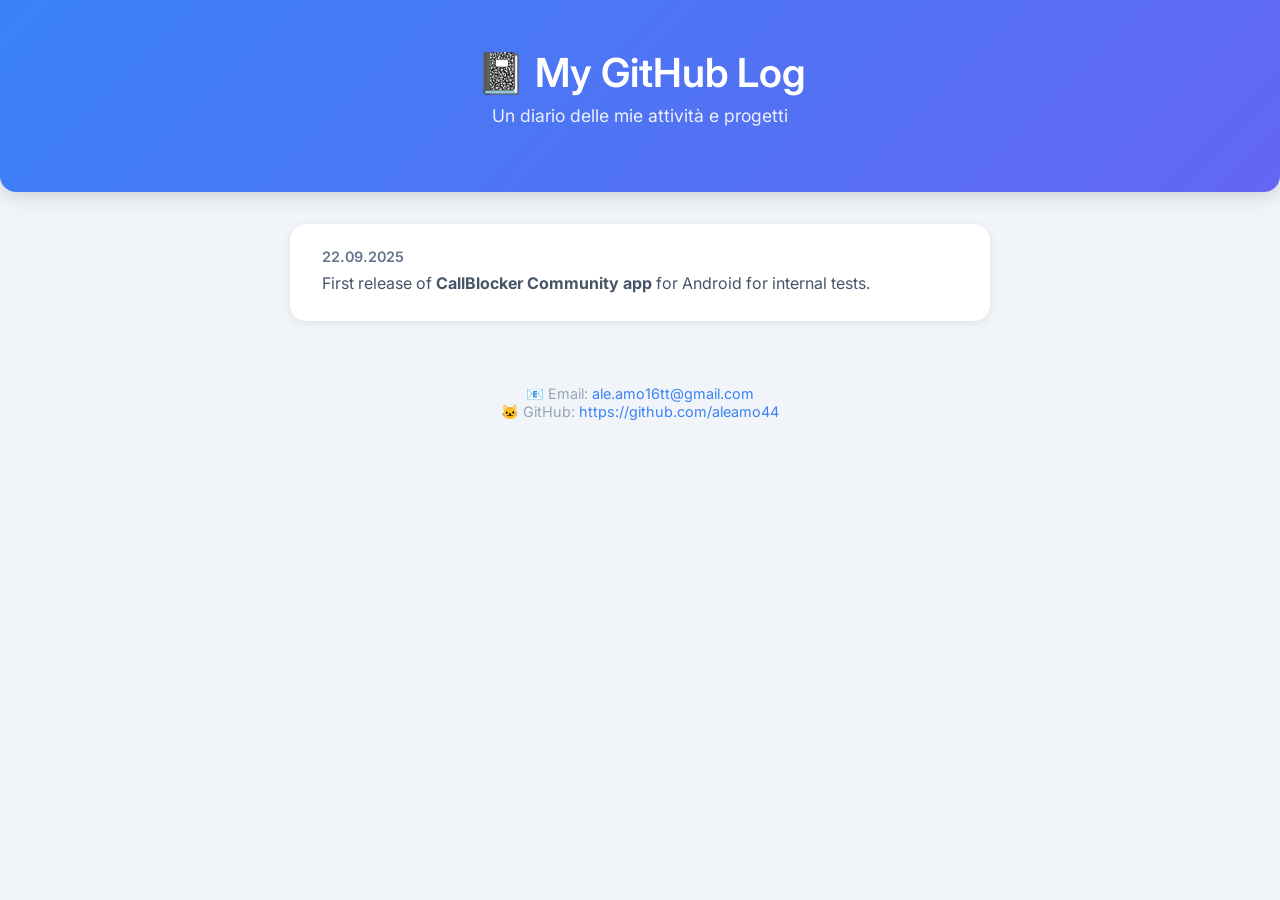
<file: landing-page.html>
<!DOCTYPE html>
<html lang="it">
<head>
    <meta charset="UTF-8">
    <meta name="viewport" content="width=device-width, initial-scale=1.0">
    <title>Il Mio Log - GitHub</title>
    <link href="https://fonts.googleapis.com/css2?family=Inter:wght@400;600&display=swap" rel="stylesheet">
    <style>
        body {
          font-family: 'Inter', sans-serif;
          background: #f1f5f9;
          color: #1e293b;
          margin: 0;
          padding: 0;
        }

        header {
          text-align: center;
          padding: 3rem 1rem;
          background: linear-gradient(135deg, #3b82f6, #6366f1);
          color: white;
          border-bottom-left-radius: 1rem;
          border-bottom-right-radius: 1rem;
          box-shadow: 0 4px 20px rgba(0,0,0,0.15);
        }

        header h1 {
          margin: 0;
          font-size: 2.5rem;
          font-weight: 600;
        }

        header p {
          margin-top: 0.5rem;
          font-size: 1.1rem;
          opacity: 0.9;
        }

        main {
          max-width: 700px;
          margin: 2rem auto;
          padding: 0 1rem;
        }

        .log-entry {
          background: white;
          border-radius: 1rem;
          padding: 1.5rem 2rem;
          margin-bottom: 1.5rem;
          box-shadow: 0 2px 8px rgba(0,0,0,0.08);
          transition: transform 0.2s ease, box-shadow 0.2s ease;
        }

        .log-entry:hover {
          transform: translateY(-3px);
          box-shadow: 0 6px 16px rgba(0,0,0,0.12);
        }

        .log-date {
          font-size: 0.9rem;
          font-weight: 600;
          color: #64748b;
          margin-bottom: 0.4rem;
        }

        .log-text {
          font-size: 1rem;
          line-height: 1.6;
          color: #475569;
        }

        footer {
          text-align: center;
          padding: 2rem 1rem;
          font-size: 0.9rem;
          color: #94a3b8;
        }

        a {
          color: #3b82f6;
          text-decoration: none;
        }

        a:hover {
          text-decoration: underline;
        }
    </style>
</head>
<body>

<header>
    <h1>📓 My GitHub Log</h1>
    <p>Un diario delle mie attività e progetti</p>
</header>

<main>
    <div class="log-entry">
        <div class="log-date">22.09.2025</div>
        <div class="log-text">
            First release of <strong>CallBlocker Community app</strong> for Android for internal tests.
        </div>
    </div>
</main>

<footer>
    <div>📧 Email: <a href="mailto:ale.amo16tt@gmail.com">ale.amo16tt@gmail.com</a></div>
    <div>🐱 GitHub: <a href="https://github.com/aleamo44" target="_blank">https://github.com/aleamo44</a></div>
</footer>

</body>
</html>
</file>
<file: CallShield/styles.css>
/* ============================================
   CSS Variables - Design System
   ============================================ */
:root {
    /* Material 3 Light Theme Colors */
    --primary: #6750A4;
    --primary-container: #EADDFF;
    --on-primary: #FFFFFF;
    --on-primary-container: #21005D;
    --surface: #FFFFFF;
    --surface-variant: #E7E0EC;
    --on-surface: #1C1B1F;
    --on-surface-variant: #49454F;
    --outline: #79747E;
    --outline-variant: #CAC4D0;
    --background-light: #f6f6f8;
    
    /* Icon Colors */
    --icon-green: #10B981;
    --icon-blue: #3B82F6;
    --icon-red: #EF4444;
    --icon-purple: #A855F7;
    
    /* Icon Backgrounds */
    --icon-bg-green: #ECFDF5;
    --icon-bg-blue: #EFF6FF;
    --icon-bg-red: #FEF2F2;
    --icon-bg-purple: #F3E8FF;
    --icon-bg-gray: #F3F4F6;
    
    /* Badge Colors */
    --badge-green-bg: #ECFDF5;
    --badge-green-text: #10B981;
    --badge-primary-bg: #EADDFF;
    --badge-primary-text: #6750A4;
    
    /* Avatar Colors */
    --avatar-orange-bg: #FFF4E6;
    --avatar-orange-text: #F97316;
    
    /* Switch Colors */
    --switch-track-active: #EADDFF;
    --switch-thumb-active: #FFFFFF;
    --switch-track-inactive: #CAC4D0;
    --switch-thumb-inactive: #FFFFFF;
    
    /* Typography */
    --font-family: 'Helvetica World', 'Helvetica Neue', Helvetica, Arial, sans-serif;
    
    /* Spacing */
    --spacing-xs: 4px;
    --spacing-sm: 8px;
    --spacing-md: 16px;
    --spacing-lg: 20px;
    --spacing-xl: 24px;
    --spacing-2xl: 32px;
    
    /* Border Radius */
    --radius-sm: 8px;
    --radius-md: 12px;
    --radius-lg: 16px;
    --radius-full: 9999px;
    
    /* Shadows */
    --shadow-none: none;
    --shadow-sm: 0 1px 2px rgba(0, 0, 0, 0.05);
    --shadow-md: 0 4px 6px rgba(0, 0, 0, 0.1);
    
    /* Transitions */
    --transition-fast: 150ms ease;
    --transition-base: 250ms ease;
    --transition-slow: 350ms ease;
}

/* Dark Mode Variables */
body.dark-mode {
    /* Material 3 Dark Theme Colors */
    --primary: #D0BCFF;
    --primary-container: #4F378B;
    --on-primary: #381E72;
    --on-primary-container: #EADDFF;
    --surface: #1C1B1F;
    --surface-variant: #49454F;
    --on-surface: #E6E1E5;
    --on-surface-variant: #CAC4D0;
    --outline: #938F99;
    --outline-variant: #49454F;
    --background-light: #1C1B1F;
    
    /* Icon Backgrounds (darker versions) */
    --icon-bg-green: #1A3A2E;
    --icon-bg-blue: #1E293B;
    --icon-bg-red: #3A1F1F;
    --icon-bg-purple: #2D1B3D;
    --icon-bg-gray: #2C2B2F;
    
    /* Badge Colors (darker versions) */
    --badge-green-bg: #1A3A2E;
    --badge-green-text: #4CAF50;
    --badge-primary-bg: #4F378B;
    --badge-primary-text: #D0BCFF;
    
    /* Avatar Colors (darker versions) */
    --avatar-orange-bg: #3A2E1F;
    --avatar-orange-text: #FF8A50;
    
    /* Switch Colors */
    --switch-track-active: #D0BCFF;
    --switch-thumb-active: #381E72;
    --switch-track-inactive: #49454F;
    --switch-thumb-inactive: #938F99;
}

/* ============================================
   Reset & Base Styles
   ============================================ */
* {
    margin: 0;
    padding: 0;
    box-sizing: border-box;
}

html {
    font-size: 16px;
    scroll-behavior: smooth;
}

body {
    font-family: var(--font-family);
    color: var(--on-surface);
    background-color: var(--background-light);
    line-height: 1.5;
    -webkit-font-smoothing: antialiased;
    -moz-osx-font-smoothing: grayscale;
    transition: background-color var(--transition-base), color var(--transition-base);
}

@font-face {
    font-family: 'Helvetica World';
    src: url('fonts/HelveticaWorld.ttf') format('truetype');
    font-weight: normal;
    font-style: normal;
    font-display: swap;
}

/* ============================================
   Typography
   ============================================ */
h1, h2, h3, h4, h5, h6 {
    font-weight: 700;
    line-height: 1.2;
    color: var(--on-surface);
}

.hero-title {
    font-size: 3.5rem;
    font-weight: 700;
    margin-bottom: var(--spacing-md);
    color: var(--primary);
}

.hero-subtitle {
    font-size: 1.25rem;
    color: var(--on-surface-variant);
    margin-bottom: var(--spacing-xl);
    max-width: 600px;
    margin-left: auto;
    margin-right: auto;
    text-align: center;
}

.section-title {
    font-size: 2rem;
    font-weight: 700;
    margin-bottom: var(--spacing-xl);
    text-align: center;
}

.section-subtitle {
    font-size: 1rem;
    color: var(--on-surface-variant);
    text-align: center;
    margin-bottom: var(--spacing-xl);
}

.section-label {
    font-size: 1rem;
    font-weight: 700;
    color: var(--on-surface);
    margin-bottom: var(--spacing-md);
}

.section-label-small {
    font-size: 0.75rem;
    font-weight: 700;
    color: var(--on-surface-variant);
    text-transform: uppercase;
    letter-spacing: 0.05em;
}

/* ============================================
   Container & Layout
   ============================================ */
.container {
    max-width: 1200px;
    margin: 0 auto;
    padding: 0 var(--spacing-md);
}

section {
    padding: var(--spacing-2xl) 0;
}

/* ============================================
   Buttons
   ============================================ */
.btn {
    display: inline-flex;
    align-items: center;
    justify-content: center;
    padding: 12px 24px;
    font-size: 1rem;
    font-weight: 600;
    font-family: var(--font-family);
    border: none;
    border-radius: var(--radius-full);
    cursor: pointer;
    transition: all var(--transition-base);
    text-decoration: none;
    min-height: 44px;
}

.btn-primary {
    background-color: var(--primary);
    color: var(--on-primary);
}

.btn-primary:hover {
    background-color: #5a3d8f;
    transform: translateY(-2px);
    box-shadow: var(--shadow-md);
}

.btn-secondary {
    background-color: transparent;
    color: var(--primary);
    border: 1px solid var(--primary);
}

.btn-secondary:hover {
    background-color: var(--primary-container);
}

.btn-outline {
    background-color: transparent;
    color: var(--primary);
    border: 1px solid var(--outline-variant);
}

.btn-outline:hover {
    background-color: var(--primary-container);
    border-color: var(--primary);
}

.btn-large {
    padding: 16px 32px;
    font-size: 1.125rem;
}

.link-button {
    background: none;
    border: none;
    color: var(--primary);
    font-size: 1rem;
    font-weight: 500;
    cursor: pointer;
    padding: var(--spacing-sm);
    font-family: var(--font-family);
    transition: color var(--transition-fast);
}

.link-button:hover {
    color: var(--on-primary-container);
}

/* ============================================
   Cards
   ============================================ */
.card {
    background-color: var(--surface);
    border: 1px solid var(--outline-variant);
    border-radius: var(--radius-lg);
    padding: var(--spacing-xl);
    box-shadow: var(--shadow-none);
    transition: all var(--transition-base);
}

.card-main {
    border-radius: var(--radius-lg);
}

.card:hover {
    border-color: var(--primary);
}

/* ============================================
   Language Selector Header
   ============================================ */
.language-header {
    position: fixed;
    top: 0;
    right: 0;
    z-index: 1000;
    padding: var(--spacing-md);
    pointer-events: none;
}

.language-selector {
    display: flex;
    gap: var(--spacing-xs);
    background: var(--surface);
    border-radius: 24px;
    padding: 4px;
    box-shadow: 0 2px 8px rgba(0, 0, 0, 0.1);
    pointer-events: auto;
    transition: box-shadow 0.3s ease;
}

.language-selector:hover {
    box-shadow: 0 4px 12px rgba(0, 0, 0, 0.15);
}

.lang-btn {
    display: flex;
    align-items: center;
    gap: var(--spacing-xs);
    padding: var(--spacing-xs) var(--spacing-sm);
    border: none;
    background: transparent;
    border-radius: 20px;
    cursor: pointer;
    transition: all 0.2s ease;
    font-family: var(--font-family);
    font-size: 0.875rem;
    font-weight: 500;
    color: var(--on-surface);
    min-width: 60px;
    justify-content: center;
}

.lang-btn:hover {
    background: var(--surface-variant);
}

.lang-btn.active {
    background: var(--primary);
    color: var(--on-primary);
}

.lang-btn.active:hover {
    background: var(--primary);
    opacity: 0.9;
}

.lang-flag {
    font-size: 1.125rem;
    line-height: 1;
}

.lang-code {
    font-size: 0.75rem;
    font-weight: 600;
    letter-spacing: 0.5px;
}

/* Dark mode adjustments */
body.dark-mode .language-selector {
    background: var(--surface);
    box-shadow: 0 2px 8px rgba(0, 0, 0, 0.3);
}

body.dark-mode .language-selector:hover {
    box-shadow: 0 4px 12px rgba(0, 0, 0, 0.4);
}

body.dark-mode .lang-btn {
    color: var(--on-surface);
}

body.dark-mode .lang-btn:hover {
    background: var(--surface-variant);
}

body.dark-mode .lang-btn.active {
    background: var(--primary);
    color: var(--on-primary);
}

/* Responsive adjustments */
@media (max-width: 768px) {
    .language-header {
        padding: var(--spacing-sm);
    }
    
    .lang-btn {
        padding: 6px var(--spacing-xs);
        min-width: 50px;
        font-size: 0.75rem;
    }
    
    .lang-flag {
        font-size: 1rem;
    }
    
    .lang-code {
        font-size: 0.6875rem;
    }
}

/* ============================================
   Hero Section
   ============================================ */
.hero-section {
    background: linear-gradient(135deg, var(--background-light) 0%, var(--surface) 100%);
    padding: var(--spacing-2xl) 0;
    text-align: center;
}

.hero-content {
    max-width: 800px;
    margin: 0 auto;
}

.hero-cta {
    display: flex;
    gap: var(--spacing-md);
    justify-content: center;
    margin-bottom: var(--spacing-md);
    flex-wrap: wrap;
    align-items: flex-start;
}

.hero-tutorial {
    display: flex;
    justify-content: center;
    margin-bottom: var(--spacing-xl);
}

.hero-cta-download {
    display: flex;
    flex-direction: column;
    align-items: center;
    gap: var(--spacing-xs);
}

.ios-coming-soon {
    font-size: 1rem;
    margin: 0;
    text-align: center;
    font-weight: 500;
    margin-top: var(--spacing-xs);
}

/* iOS coming soon in hero section - same color as button text */
.hero-cta-download .ios-coming-soon {
    color: var(--primary);
}

/* iOS coming soon in CTA section - same color as button text (white) */
.cta-download .ios-coming-soon {
    color: var(--on-primary);
}

/* Dark mode adjustments */
body.dark-mode .hero-cta-download .ios-coming-soon {
    color: var(--primary);
}

body.dark-mode .cta-download .ios-coming-soon {
    color: var(--on-primary);
}

.hero-stats {
    display: flex;
    gap: var(--spacing-lg);
    justify-content: center;
    flex-wrap: wrap;
    margin-top: var(--spacing-xl);
}

.stat-badge {
    display: flex;
    align-items: center;
    gap: var(--spacing-sm);
    padding: var(--spacing-sm) var(--spacing-lg);
    background-color: var(--surface);
    border: 1px solid var(--outline-variant);
    border-radius: var(--radius-full);
    font-size: 0.875rem;
    font-weight: 600;
    color: var(--on-surface);
}

.stat-icon {
    font-size: 1.25rem;
}

/* ============================================
   Features Section
   ============================================ */
.features-section {
    background-color: var(--surface);
    padding: var(--spacing-2xl) 0;
}

/* ============================================
   Privacy & Security Section
   ============================================ */
.privacy-section {
    background-color: var(--background-light);
    padding: var(--spacing-2xl) 0;
}

.privacy-content {
    display: grid;
    grid-template-columns: repeat(auto-fit, minmax(280px, 1fr));
    gap: var(--spacing-xl);
    margin-top: var(--spacing-xl);
}

.privacy-card {
    background-color: var(--surface);
    border: 1px solid var(--outline-variant);
    border-radius: var(--radius-lg);
    padding: var(--spacing-xl);
    text-align: center;
    transition: all var(--transition-base);
}

.privacy-card:hover {
    transform: translateY(-4px);
    border-color: var(--primary);
    box-shadow: var(--shadow-md);
}

.privacy-icon {
    width: 64px;
    height: 64px;
    margin: 0 auto var(--spacing-md);
    display: flex;
    align-items: center;
    justify-content: center;
    background-color: var(--primary-container);
    border-radius: var(--radius-md);
}

.privacy-title {
    font-size: 1.125rem;
    font-weight: 700;
    margin-bottom: var(--spacing-sm);
    color: var(--on-surface);
}

.privacy-description {
    font-size: 0.9375rem;
    color: var(--on-surface-variant);
    line-height: 1.6;
}

.features-grid {
    display: grid;
    grid-template-columns: repeat(auto-fit, minmax(300px, 1fr));
    gap: var(--spacing-xl);
    margin-top: var(--spacing-xl);
}

.feature-card {
    padding: var(--spacing-xl);
    text-align: center;
    transition: transform var(--transition-base);
}

.feature-card:hover {
    transform: translateY(-4px);
}

.feature-icon {
    width: 64px;
    height: 64px;
    border-radius: var(--radius-md);
    display: flex;
    align-items: center;
    justify-content: center;
    margin: 0 auto var(--spacing-md);
}

.feature-title {
    font-size: 1.25rem;
    font-weight: 700;
    margin-bottom: var(--spacing-sm);
    color: var(--on-surface);
}

.feature-description {
    font-size: 0.9375rem;
    color: var(--on-surface-variant);
    line-height: 1.6;
}

/* ============================================
   App Screens Section
   ============================================ */
.app-screens-section {
    background-color: var(--background-light);
    padding: var(--spacing-2xl) 0;
}

.screen-nav {
    display: flex;
    gap: var(--spacing-sm);
    justify-content: center;
    margin-bottom: var(--spacing-xl);
    flex-wrap: wrap;
}

.screen-nav-btn {
    padding: var(--spacing-sm) var(--spacing-lg);
    background-color: var(--surface);
    border: 1px solid var(--outline-variant);
    border-radius: var(--radius-full);
    font-size: 0.9375rem;
    font-weight: 500;
    color: var(--on-surface);
    cursor: pointer;
    transition: all var(--transition-base);
    font-family: var(--font-family);
}

.screen-nav-btn:hover {
    background-color: var(--primary-container);
    border-color: var(--primary);
    color: var(--primary);
}

.screen-nav-btn.active {
    background-color: var(--primary);
    color: var(--on-primary);
    border-color: var(--primary);
}

.blacklist-sub-screen {
    display: none;
}

.blacklist-sub-screen.active {
    display: block !important;
    width: 100% !important;
    min-width: 300px !important;
    min-height: 400px !important;
}

/* Ensure sub-screens are visible when parent app-screen is active */
.app-screen.active .blacklist-sub-screen.active {
    display: block !important;
    width: 100% !important;
    min-width: 300px !important;
}

/* Ensure screen-content is visible inside active sub-screens */
.blacklist-sub-screen.active .screen-content {
    display: block !important;
    visibility: visible !important;
    opacity: 1 !important;
    width: 100% !important;
    max-width: 500px !important;
    min-width: 300px !important;
    min-height: 200px !important;
    margin: 0 auto !important;
    box-sizing: border-box !important;
}

/* Ensure all content elements are visible */
.blacklist-sub-screen.active .screen-content > * {
    visibility: visible !important;
    opacity: 1 !important;
}

/* Specific display rules for elements that need flex layout */
.blacklist-sub-screen.active .screen-content .blacklist-sub-header,
.blacklist-sub-screen.active .screen-content .blacklist-numbers-list,
.blacklist-sub-screen.active .screen-content .blacklist-settings-cards {
    display: flex !important;
    visibility: visible !important;
}

/* Elements that should be block */
.blacklist-sub-screen.active .screen-content .blacklist-title-section,
.blacklist-sub-screen.active .screen-content .blacklist-footer-info {
    display: block !important;
    visibility: visible !important;
}

.screen-container {
    position: relative;
    min-height: 600px;
    width: 100%;
    margin-bottom: var(--spacing-xl);
    box-sizing: border-box;
}

.app-screen {
    display: none;
    animation: fadeIn 0.3s ease;
    width: 100%;
    min-width: 300px;
    box-sizing: border-box;
}

.app-screen.active {
    display: block !important;
    width: 100% !important;
    min-width: 300px !important;
    box-sizing: border-box !important;
}

@keyframes fadeIn {
    from {
        opacity: 0;
        transform: translateY(10px);
    }
    to {
        opacity: 1;
        transform: translateY(0);
    }
}

.screen-content {
    max-width: 500px;
    width: 100%;
    min-width: 300px;
    margin: 0 auto;
    background-color: var(--background-light);
    padding: var(--spacing-md);
    border-radius: var(--radius-lg);
    box-sizing: border-box;
}

/* Force explicit dimensions for blacklist sub-screens content */
.blacklist-sub-screen.active .screen-content {
    width: 100% !important;
    max-width: 500px !important;
    min-width: 300px !important;
}

/* ============================================
   Protection Card
   ============================================ */
.protection-card {
    margin-bottom: var(--spacing-xl);
    position: relative;
    overflow: hidden;
}

.protection-card-content {
    display: flex;
    justify-content: space-between;
    align-items: flex-start;
    gap: var(--spacing-md);
}

.protection-status {
    flex: 1;
}

.status-indicator {
    display: flex;
    align-items: center;
    gap: var(--spacing-sm);
    margin-bottom: var(--spacing-sm);
}

.status-dot {
    width: 12px;
    height: 12px;
    border-radius: 50%;
    background-color: #4CAF50;
    display: inline-block;
}

.status-dot.pulse {
    animation: pulse 2s infinite;
}

@keyframes pulse {
    0%, 100% {
        opacity: 1;
        transform: scale(1);
    }
    50% {
        opacity: 0.7;
        transform: scale(1.1);
    }
}

@keyframes pulseFab {
    0%, 100% {
        transform: scale(1);
        box-shadow: 0 4px 8px rgba(0, 0, 0, 0.2);
    }
    50% {
        transform: scale(1.05);
        box-shadow: 0 6px 12px rgba(103, 80, 164, 0.4);
    }
}

.status-label {
    font-size: 0.75rem;
    font-weight: 700;
    color: var(--primary);
    text-transform: uppercase;
    letter-spacing: 0.1em;
}

.protection-title {
    font-size: 1.5rem;
    font-weight: 700;
    margin-bottom: var(--spacing-xs);
    color: var(--on-surface);
}

.protection-description {
    font-size: 0.875rem;
    color: var(--on-surface-variant);
}

/* ============================================
   Switch Component
   ============================================ */
.switch {
    position: relative;
    display: inline-block;
    width: 52px;
    height: 32px;
    flex-shrink: 0;
}

.switch input {
    opacity: 0;
    width: 0;
    height: 0;
}

.switch-slider {
    position: absolute;
    cursor: pointer;
    top: 0;
    left: 0;
    right: 0;
    bottom: 0;
    background-color: var(--switch-track-inactive);
    transition: var(--transition-base);
    border-radius: 14px;
}

.switch-slider:before {
    position: absolute;
    content: "";
    height: 24px;
    width: 24px;
    left: 4px;
    bottom: 4px;
    background-color: var(--switch-thumb-inactive);
    transition: var(--transition-base);
    border-radius: 12px;
    box-shadow: 0 2px 4px rgba(0, 0, 0, 0.2);
}

.switch input:checked + .switch-slider {
    background-color: var(--switch-track-active);
}

.switch input:checked + .switch-slider:before {
    transform: translateX(20px);
}

.switch input:focus + .switch-slider {
    box-shadow: 0 0 0 3px rgba(103, 80, 164, 0.2);
}

/* ============================================
   Stats Cards
   ============================================ */
.stats-cards-row {
    display: grid;
    grid-template-columns: 1fr 1fr;
    gap: var(--spacing-sm);
    margin-bottom: var(--spacing-xl);
}

.stats-card {
    padding: var(--spacing-lg);
    position: relative;
}

.stats-card-content {
    position: relative;
}

.stats-icon-bg {
    position: absolute;
    top: 0;
    right: 0;
    width: 48px;
    height: 48px;
    border-radius: var(--radius-md);
    display: flex;
    align-items: center;
    justify-content: center;
    opacity: 0.1;
}

.stats-label {
    font-size: 0.875rem;
    font-weight: 700;
    color: var(--on-surface-variant);
    margin-bottom: var(--spacing-sm);
}

.stats-number {
    font-size: 2rem;
    font-weight: 700;
    color: var(--on-surface);
    margin-bottom: var(--spacing-md);
}

.stats-card-small {
    padding: var(--spacing-lg);
}

.stats-card-small-content {
    display: flex;
    flex-direction: column;
    gap: var(--spacing-sm);
}

.stats-small-header {
    display: flex;
    align-items: center;
    gap: var(--spacing-sm);
}

.stats-small-icon {
    width: 32px;
    height: 32px;
    border-radius: var(--radius-md);
    display: flex;
    align-items: center;
    justify-content: center;
}

.stats-small-label {
    font-size: 0.875rem;
    font-weight: 700;
    color: var(--on-surface-variant);
}

.stats-small-number {
    font-size: 2rem;
    font-weight: 700;
    color: var(--on-surface);
}

.progress-bar {
    width: 100%;
    height: 4px;
    background-color: var(--surface-variant);
    border-radius: var(--radius-full);
    overflow: hidden;
}

.progress-fill {
    height: 100%;
    width: 0%;
    border-radius: var(--radius-full);
    transition: width 1s ease;
}

/* ============================================
   Recent Activity
   ============================================ */
.recent-activity-section {
    margin-bottom: var(--spacing-xl);
}

.section-header {
    display: flex;
    justify-content: space-between;
    align-items: center;
    margin-bottom: var(--spacing-md);
}

.recent-activity-list {
    padding: var(--spacing-xs);
}

.activity-item {
    display: flex;
    align-items: center;
    gap: var(--spacing-md);
    padding: var(--spacing-md);
    border-radius: var(--radius-md);
    animation: slideIn 0.3s ease backwards;
}

@keyframes slideIn {
    from {
        opacity: 0;
        transform: translateX(-10px);
    }
    to {
        opacity: 1;
        transform: translateX(0);
    }
}

.activity-avatar {
    width: 40px;
    height: 40px;
    border-radius: var(--radius-full);
    display: flex;
    align-items: center;
    justify-content: center;
    font-weight: 700;
    font-size: 0.875rem;
    flex-shrink: 0;
}

.activity-info {
    flex: 1;
    min-width: 0;
}

.activity-number {
    font-size: 0.9375rem;
    font-weight: 500;
    color: var(--on-surface);
    margin-bottom: 2px;
}

.activity-time {
    font-size: 0.75rem;
    color: var(--on-surface-variant);
}

.activity-badge {
    padding: var(--spacing-xs) var(--spacing-sm);
    border-radius: var(--radius-sm);
    font-size: 0.75rem;
    font-weight: 600;
}

.activity-badge.blocked {
    background-color: var(--icon-bg-red);
    color: var(--icon-red);
}

/* ============================================
   Whitelist Screen
   ============================================ */
.search-card {
    margin-bottom: var(--spacing-xl);
    padding: var(--spacing-md);
}

.search-card-no-border {
    margin-bottom: var(--spacing-md);
    padding: 0;
    border: none;
    background-color: var(--surface);
    border-radius: var(--radius-md);
}

.search-container {
    position: relative;
    display: flex;
    align-items: center;
}

.search-icon {
    position: absolute;
    left: var(--spacing-md);
    color: var(--on-surface-variant);
    pointer-events: none;
}

.search-input {
    width: 100%;
    padding: var(--spacing-md) var(--spacing-md) var(--spacing-md) 44px;
    border: none;
    background: transparent;
    font-size: 1rem;
    font-family: var(--font-family);
    color: var(--on-surface);
    outline: none;
}

.search-input::placeholder {
    color: var(--on-surface-variant);
}

.allow-contacts-card {
    margin-bottom: var(--spacing-xl);
}

.allow-contacts-content {
    display: flex;
    align-items: center;
    gap: var(--spacing-md);
}

.allow-contacts-icon {
    width: 40px;
    height: 40px;
    border-radius: var(--radius-full);
    display: flex;
    align-items: center;
    justify-content: center;
    flex-shrink: 0;
}

.allow-contacts-text {
    flex: 1;
    min-width: 0;
}

.allow-contacts-title {
    font-size: 1rem;
    font-weight: 700;
    color: var(--on-surface);
    margin-bottom: 2px;
}

.allow-contacts-description {
    font-size: 0.875rem;
    color: var(--on-surface-variant);
}

.whitelist-section {
    margin-bottom: var(--spacing-xl);
}

.badge-primary {
    display: inline-flex;
    align-items: center;
    padding: 2px var(--spacing-sm);
    background-color: var(--badge-primary-bg);
    color: var(--badge-primary-text);
    border-radius: var(--radius-sm);
    font-size: 0.75rem;
    font-weight: 700;
}

.whitelist-list {
    display: flex;
    flex-direction: column;
    gap: var(--spacing-sm);
}

.whitelist-item {
    display: flex;
    align-items: center;
    gap: var(--spacing-md);
    padding: var(--spacing-md);
    background-color: var(--surface);
    border: 1px solid var(--outline-variant);
    border-radius: var(--radius-md);
    animation: slideIn 0.3s ease backwards;
}

.whitelist-avatar {
    width: 40px;
    height: 40px;
    border-radius: var(--radius-full);
    display: flex;
    align-items: center;
    justify-content: center;
    font-weight: 700;
    font-size: 0.875rem;
    flex-shrink: 0;
}

.whitelist-info {
    flex: 1;
    min-width: 0;
}

.whitelist-name {
    font-size: 0.9375rem;
    font-weight: 500;
    color: var(--on-surface);
    margin-bottom: 2px;
}

.whitelist-number {
    font-size: 0.75rem;
    color: var(--on-surface-variant);
}

.fab {
    position: fixed;
    bottom: 90px;
    right: 20px;
    width: 56px;
    height: 56px;
    border-radius: var(--radius-full);
    background-color: var(--primary);
    color: var(--on-primary);
    border: none;
    display: flex;
    align-items: center;
    justify-content: center;
    cursor: pointer;
    box-shadow: 0 4px 8px rgba(0, 0, 0, 0.2);
    transition: all var(--transition-base);
    z-index: 100;
}

.fab:hover {
    transform: scale(1.1);
    box-shadow: 0 6px 12px rgba(0, 0, 0, 0.3);
}

.fab.pulse {
    animation: pulseFab 2s infinite;
}

.fab:active {
    transform: scale(0.95);
}

/* ============================================
   Statistics Screen
   ============================================ */
.chart-card {
    margin-bottom: var(--spacing-xl);
}

.chart-header {
    display: flex;
    justify-content: space-between;
    align-items: center;
    margin-bottom: var(--spacing-md);
    flex-wrap: wrap;
    gap: var(--spacing-md);
}

.chart-title {
    font-size: 1.375rem;
    font-weight: 700;
    color: var(--on-surface);
}

.period-chips {
    display: flex;
    gap: var(--spacing-xs);
    background-color: var(--surface);
    padding: var(--spacing-xs);
    border-radius: var(--radius-sm);
}

.period-chip {
    padding: 6px var(--spacing-md);
    border: none;
    background: transparent;
    border-radius: var(--radius-sm);
    font-size: 0.75rem;
    font-weight: 500;
    color: var(--on-surface-variant);
    cursor: pointer;
    transition: all var(--transition-base);
    font-family: var(--font-family);
}

.period-chip:hover {
    background-color: var(--primary-container);
    color: var(--primary);
}

.period-chip.active {
    background-color: var(--badge-primary-bg);
    color: var(--badge-primary-text);
    font-weight: 700;
}

.chart-navigation {
    display: flex;
    align-items: center;
    justify-content: center;
    gap: var(--spacing-md);
    margin-bottom: var(--spacing-md);
    padding: var(--spacing-sm);
    background-color: var(--surface);
    border-radius: var(--radius-sm);
}

.chart-nav-btn {
    width: 32px;
    height: 32px;
    border: none;
    background: transparent;
    cursor: pointer;
    display: flex;
    align-items: center;
    justify-content: center;
    border-radius: var(--radius-full);
    transition: background-color var(--transition-fast);
}

.chart-nav-btn:hover {
    background-color: var(--surface-variant);
}

.chart-period-label {
    font-size: 0.9375rem;
    font-weight: 700;
    color: var(--on-surface);
    min-width: 150px;
    text-align: center;
}

.chart-container {
    width: 100%;
    height: 200px;
    margin: var(--spacing-sm) 0 var(--spacing-md);
    position: relative;
    overflow: hidden;
}

#activity-chart {
    max-width: 100%;
    width: 100%;
    height: 100%;
    display: block;
}

.chart-total {
    text-align: center;
    font-size: 0.9375rem;
    color: var(--on-surface-variant);
    margin-top: var(--spacing-xl);
}

.top-origins-card {
    margin-bottom: var(--spacing-xl);
}

.card-title {
    font-size: 1.375rem;
    font-weight: 700;
    color: var(--on-surface);
    padding: var(--spacing-md);
    padding-bottom: var(--spacing-sm);
}

.top-origins-list {
    display: flex;
    flex-direction: column;
}

.origin-item {
    display: flex;
    align-items: center;
    gap: var(--spacing-md);
    padding: var(--spacing-md);
    animation: slideIn 0.3s ease backwards;
}

.origin-flag {
    font-size: 1.5rem;
    width: 40px;
    text-align: center;
}

.origin-info {
    flex: 1;
    min-width: 0;
}

.origin-name {
    font-size: 0.9375rem;
    font-weight: 500;
    color: var(--on-surface);
    margin-bottom: 2px;
}

.origin-code {
    font-size: 0.75rem;
    color: var(--on-surface-variant);
}

.origin-count {
    font-size: 1rem;
    font-weight: 700;
    color: var(--on-surface);
}

.recent-blocks-card {
    margin-bottom: var(--spacing-xl);
}

.card-header {
    display: flex;
    justify-content: space-between;
    align-items: center;
    padding: var(--spacing-md);
    padding-bottom: var(--spacing-sm);
}

.recent-blocks-list {
    display: flex;
    flex-direction: column;
}

.block-item {
    display: flex;
    align-items: center;
    gap: var(--spacing-md);
    padding: var(--spacing-md);
    animation: slideIn 0.3s ease backwards;
}

.block-avatar {
    width: 40px;
    height: 40px;
    border-radius: var(--radius-full);
    display: flex;
    align-items: center;
    justify-content: center;
    font-weight: 700;
    font-size: 0.875rem;
    flex-shrink: 0;
}

.block-info {
    flex: 1;
    min-width: 0;
}

.block-number {
    font-size: 0.9375rem;
    font-weight: 500;
    color: var(--on-surface);
    margin-bottom: 2px;
}

.block-time {
    font-size: 0.75rem;
    color: var(--on-surface-variant);
}

/* ============================================
   Countries Screen
   ============================================ */
.countries-header {
    display: flex;
    justify-content: space-between;
    align-items: flex-start;
    margin-bottom: var(--spacing-sm);
}

.countries-title-section {
    flex: 1;
}

.countries-title {
    font-size: 1.75rem;
    font-weight: 700;
    color: var(--on-surface);
    margin-bottom: var(--spacing-xs);
}

.countries-step {
    font-size: 0.875rem;
    color: var(--on-surface-variant);
}

.countries-progress {
    display: flex;
    gap: var(--spacing-xs);
    align-items: center;
}

.progress-dot {
    width: 6px;
    height: 6px;
    border-radius: 50%;
    background-color: var(--outline-variant);
}

.progress-dot.active {
    background-color: var(--primary);
}

.countries-subtitle {
    font-size: 0.875rem;
    color: var(--on-surface-variant);
    margin-bottom: var(--spacing-lg);
}

.filter-chips {
    display: grid;
    grid-template-columns: repeat(3, 1fr);
    gap: var(--spacing-xs);
    margin-bottom: var(--spacing-lg);
}

.filter-chip {
    padding: var(--spacing-sm) var(--spacing-lg);
    border: none;
    border-radius: var(--radius-full);
    font-size: 0.875rem;
    font-weight: 500;
    color: var(--on-surface);
    background-color: transparent;
    cursor: pointer;
    transition: all var(--transition-base);
    font-family: var(--font-family);
    min-height: 36px;
}

.filter-chip:hover {
    background-color: var(--surface-variant);
}

.filter-chip.active {
    background-color: var(--primary);
    color: var(--on-primary);
    font-weight: 700;
}

.bulk-action-buttons {
    display: grid;
    grid-template-columns: 1fr 1fr;
    gap: var(--spacing-xs);
    margin-bottom: var(--spacing-md);
}

.btn-block-all,
.btn-allow-all {
    display: flex;
    align-items: center;
    justify-content: center;
    gap: var(--spacing-sm);
    padding: var(--spacing-sm) var(--spacing-md);
    border: none;
    border-radius: var(--radius-md);
    font-size: 0.875rem;
    font-weight: 700;
    cursor: pointer;
    transition: all var(--transition-base);
    font-family: var(--font-family);
    min-height: 40px;
}

.btn-block-all {
    background-color: #FEF2F2;
    color: #DC2626;
}

.btn-block-all:hover {
    background-color: #FEE2E2;
}

.btn-allow-all {
    background-color: #ECFDF5;
    color: #16A34A;
}

.btn-allow-all:hover {
    background-color: #D1FAE5;
}

.countries-hint {
    font-size: 0.875rem;
    color: var(--on-surface-variant);
    text-align: center;
    margin-bottom: var(--spacing-md);
}

.countries-list {
    display: flex;
    flex-direction: column;
    gap: var(--spacing-sm);
}

.country-item {
    display: flex;
    align-items: center;
    gap: var(--spacing-md);
    padding: var(--spacing-md);
    background-color: var(--surface);
    border: 1px solid var(--outline-variant);
    border-radius: var(--radius-md);
    transition: all var(--transition-base);
}

.country-item:hover {
    border-color: var(--primary);
}

.country-flag {
    font-size: 1.5rem;
    width: 40px;
    text-align: center;
}

.country-info {
    flex: 1;
    min-width: 0;
}

.country-name {
    font-size: 0.9375rem;
    font-weight: 500;
    color: var(--on-surface);
    margin-bottom: 2px;
}

.country-code {
    font-size: 0.75rem;
    color: var(--on-surface-variant);
}

.country-toggle-icon {
    width: 24px;
    height: 24px;
    flex-shrink: 0;
    display: flex;
    align-items: center;
    justify-content: center;
    cursor: pointer;
    transition: transform var(--transition-fast);
}

.country-toggle-icon:hover {
    transform: scale(1.1);
}

.country-item {
    cursor: pointer;
}

/* Provinces list (blacklist step 4) */
.provinces-list {
    display: flex;
    flex-direction: column;
    gap: var(--spacing-sm);
}

.province-item {
    display: flex;
    align-items: center;
    gap: var(--spacing-md);
    padding: var(--spacing-md);
    background-color: var(--surface);
    border: 1px solid var(--outline-variant);
    border-radius: var(--radius-md);
    transition: all var(--transition-base);
    cursor: pointer;
}

.province-item:hover {
    border-color: var(--primary);
}

.province-code {
    width: 40px;
    height: 40px;
    flex-shrink: 0;
    display: flex;
    align-items: center;
    justify-content: center;
    font-size: 0.875rem;
    font-weight: 700;
    color: var(--on-primary-container);
    background-color: var(--primary-container);
    border-radius: var(--radius-md);
}

.province-info {
    flex: 1;
    min-width: 0;
}

.province-name {
    font-size: 0.9375rem;
    font-weight: 500;
    color: var(--on-surface);
    margin-bottom: 2px;
}

.province-prefix {
    font-size: 0.75rem;
    color: var(--on-surface-variant);
}

.province-toggle-icon {
    width: 24px;
    height: 24px;
    flex-shrink: 0;
    display: flex;
    align-items: center;
    justify-content: center;
    transition: transform var(--transition-fast);
}

.province-toggle-icon:hover {
    transform: scale(1.1);
}

/* ============================================
   Blacklist Sub-screens
   ============================================ */
.blacklist-sub-header {
    display: flex;
    align-items: center;
    justify-content: space-between;
    padding: var(--spacing-sm) var(--spacing-md);
    margin-bottom: var(--spacing-sm);
}

.blacklist-back-btn,
.blacklist-next-btn {
    width: 40px;
    height: 40px;
    border: none;
    background: transparent;
    cursor: pointer;
    display: flex;
    align-items: center;
    justify-content: center;
    border-radius: var(--radius-full);
    transition: background-color var(--transition-fast);
}

.blacklist-back-btn:hover,
.blacklist-next-btn:hover {
    background-color: var(--surface-variant);
}

.blacklist-sub-title-section {
    flex: 1;
    display: flex;
    flex-direction: column;
    align-items: center;
    padding: 0 var(--spacing-sm);
}

.blacklist-sub-title {
    font-size: 1rem;
    font-weight: 700;
    color: var(--on-surface);
    margin-bottom: var(--spacing-xs);
}

.blacklist-sub-progress {
    display: flex;
    gap: var(--spacing-xs);
    align-items: center;
}

.blacklist-title-section {
    padding: var(--spacing-xl) var(--spacing-lg) var(--spacing-sm);
}

.blacklist-title-row {
    display: flex;
    justify-content: space-between;
    align-items: flex-end;
    margin-bottom: var(--spacing-xs);
}

.blacklist-main-title {
    font-size: 1.75rem;
    font-weight: 700;
    color: var(--on-surface);
    flex: 1;
}

.blacklist-step {
    font-size: 0.875rem;
    color: var(--on-surface-variant);
}

.blacklist-subtitle {
    font-size: 0.875rem;
    color: var(--on-surface-variant);
    margin-top: var(--spacing-xs);
}

.blacklist-prefixes-independent {
    font-size: 0.8125rem;
    color: var(--on-surface-variant);
    margin-top: var(--spacing-sm);
    font-style: italic;
}

.blacklist-prefixes-list {
    display: flex;
    flex-direction: column;
    gap: var(--spacing-sm);
    padding: var(--spacing-md);
}

.blacklist-prefix-item {
    display: flex;
    align-items: center;
    justify-content: space-between;
    padding: var(--spacing-md);
    gap: var(--spacing-md);
}

.blacklist-prefix-value {
    font-size: 1rem;
    font-weight: 600;
    color: var(--on-surface);
    font-variant-numeric: tabular-nums;
}

.blacklist-numbers-list {
    display: flex;
    flex-direction: column;
    gap: var(--spacing-sm);
    padding: var(--spacing-md);
}

.blacklist-number-item {
    padding: var(--spacing-md);
    margin-bottom: var(--spacing-sm);
}

.blacklist-number-content {
    display: flex;
    align-items: center;
    gap: var(--spacing-md);
}

.blacklist-number-avatar {
    width: 40px;
    height: 40px;
    border-radius: var(--radius-full);
    display: flex;
    align-items: center;
    justify-content: center;
    font-weight: 700;
    font-size: 0.875rem;
    flex-shrink: 0;
}

.blacklist-number-info {
    flex: 1;
    min-width: 0;
}

.blacklist-number-name {
    font-size: 0.9375rem;
    font-weight: 500;
    color: var(--on-surface);
    margin-bottom: 2px;
}

.blacklist-number-phone {
    font-size: 0.75rem;
    color: var(--on-surface-variant);
}

.blacklist-number-actions {
    display: flex;
    gap: var(--spacing-xs);
    align-items: center;
}

.blacklist-action-btn {
    width: 40px;
    height: 40px;
    border: none;
    background: transparent;
    cursor: pointer;
    display: flex;
    align-items: center;
    justify-content: center;
    border-radius: var(--radius-full);
    transition: background-color var(--transition-fast);
}

.blacklist-action-btn:hover {
    background-color: var(--surface-variant);
}

.blacklist-footer-info {
    padding: var(--spacing-xl) var(--spacing-2xl);
    text-align: center;
}

.blacklist-footer-info p {
    font-size: 0.875rem;
    color: var(--on-surface-variant);
    line-height: 1.6;
}

.blacklist-settings-cards {
    padding: var(--spacing-md);
    display: flex;
    flex-direction: column;
    gap: var(--spacing-md);
}

.blacklist-setting-card {
    padding: var(--spacing-md);
}

.blacklist-setting-content {
    display: flex;
    flex-direction: column;
    gap: var(--spacing-sm);
}

.blacklist-setting-header {
    display: flex;
    justify-content: space-between;
    align-items: center;
    margin-bottom: var(--spacing-sm);
}

.blacklist-setting-title {
    font-size: 1.125rem;
    font-weight: 700;
    color: var(--on-surface);
}

.blacklist-setting-body {
    display: flex;
    align-items: flex-start;
    gap: var(--spacing-md);
    margin-top: var(--spacing-sm);
}

.blacklist-setting-icon {
    width: 48px;
    height: 48px;
    border-radius: var(--radius-md);
    display: flex;
    align-items: center;
    justify-content: center;
    flex-shrink: 0;
}

.blacklist-setting-description {
    flex: 1;
    font-size: 0.9375rem;
    color: var(--on-surface-variant);
    line-height: 1.6;
    margin: 0;
}

.blacklist-setting-description strong {
    color: var(--on-surface);
    font-weight: 600;
}

/* Repeated Calls Minutes Input Row */
.repeated-calls-minutes {
    display: flex;
    align-items: center;
    gap: var(--spacing-md);
    margin-top: var(--spacing-md);
    padding-left: 64px;
}

.minutes-input {
    width: 72px;
    padding: var(--spacing-sm) var(--spacing-md);
    border: 1px solid var(--outline-variant);
    border-radius: var(--radius-md);
    font-size: 1rem;
    font-family: var(--font-family);
    color: var(--on-surface);
    background-color: var(--surface);
    text-align: center;
    outline: none;
    transition: border-color var(--transition-fast);
    -moz-appearance: textfield;
}

.minutes-input::-webkit-outer-spin-button,
.minutes-input::-webkit-inner-spin-button {
    -webkit-appearance: none;
    margin: 0;
}

.minutes-input:focus {
    border-color: var(--primary);
}

.minutes-label {
    font-size: 0.9375rem;
    color: var(--on-surface-variant);
    font-weight: 500;
}

/* ============================================
   Tutorial Overlay
   ============================================ */
.tutorial-overlay {
    position: fixed;
    top: 0;
    left: 0;
    right: 0;
    bottom: 0;
    z-index: 1000;
    display: none;
    pointer-events: none;
}

.tutorial-overlay.active {
    display: block;
    pointer-events: all;
}

.tutorial-highlight {
    position: absolute;
    border: 3px solid var(--primary);
    border-radius: var(--radius-md);
    box-shadow: 0 0 0 9999px rgba(0, 0, 0, 0.5),
                0 0 20px rgba(103, 80, 164, 0.5);
    pointer-events: none;
    transition: all var(--transition-base);
    z-index: 1001;
}

.tutorial-tooltip {
    position: absolute;
    background-color: var(--surface);
    border: 1px solid var(--outline-variant);
    border-radius: var(--radius-lg);
    padding: var(--spacing-lg);
    width: auto;
    min-width: 280px;
    max-width: min(400px, 90vw);
    box-shadow: var(--shadow-md);
    z-index: 1002;
    pointer-events: all;
    box-sizing: border-box;
}

.tutorial-arrow {
    position: absolute;
    width: 0;
    height: 0;
    border: 8px solid transparent;
}

.tutorial-arrow.top {
    bottom: 100%;
    left: 50%;
    transform: translateX(-50%);
    border-bottom-color: var(--surface);
}

.tutorial-arrow.bottom {
    top: 100%;
    left: 50%;
    transform: translateX(-50%);
    border-top-color: var(--surface);
}

.tutorial-arrow.left {
    right: 100%;
    top: 50%;
    transform: translateY(-50%);
    border-right-color: var(--surface);
}

.tutorial-arrow.right {
    left: 100%;
    top: 50%;
    transform: translateY(-50%);
    border-left-color: var(--surface);
}

.tutorial-content {
    margin-bottom: var(--spacing-md);
}

.tutorial-title {
    font-size: 1.125rem;
    font-weight: 700;
    color: var(--on-surface);
    margin-bottom: var(--spacing-sm);
}

.tutorial-text {
    font-size: 0.9375rem;
    color: var(--on-surface-variant);
    line-height: 1.6;
}

.tutorial-actions {
    display: flex;
    justify-content: space-between;
    align-items: center;
    gap: var(--spacing-md);
    flex-wrap: wrap;
    min-width: 0;
}

.tutorial-nav {
    display: flex;
    gap: var(--spacing-sm);
}

.tutorial-btn {
    padding: var(--spacing-sm) var(--spacing-lg);
    border: none;
    border-radius: var(--radius-full);
    font-size: 0.875rem;
    font-weight: 600;
    cursor: pointer;
    transition: all var(--transition-base);
    font-family: var(--font-family);
}

.tutorial-btn-skip {
    background-color: transparent;
    color: var(--on-surface-variant);
}

.tutorial-btn-skip:hover {
    color: var(--on-surface);
    background-color: var(--surface-variant);
}

.tutorial-btn-prev,
.tutorial-btn-next {
    background-color: var(--primary);
    color: var(--on-primary);
}

.tutorial-btn-prev:hover,
.tutorial-btn-next:hover {
    background-color: #5a3d8f;
}

.tutorial-btn-prev:disabled,
.tutorial-btn-next:disabled {
    opacity: 0.5;
    cursor: not-allowed;
}

.tutorial-progress {
    margin-top: var(--spacing-md);
    height: 4px;
    background-color: var(--surface-variant);
    border-radius: var(--radius-full);
    overflow: hidden;
}

.tutorial-progress-bar {
    height: 100%;
    background-color: var(--primary);
    border-radius: var(--radius-full);
    transition: width var(--transition-base);
}

.tutorial-controls {
    display: flex;
    gap: var(--spacing-lg);
    justify-content: center;
    align-items: center;
    margin-bottom: var(--spacing-xl);
    flex-wrap: wrap;
}

.dark-mode-toggle {
    display: flex;
    align-items: center;
}

.dark-mode-label {
    display: flex;
    align-items: center;
    gap: var(--spacing-sm);
    cursor: pointer;
    font-size: 0.9375rem;
    color: var(--on-surface);
}

.dark-mode-text {
    font-weight: 500;
}

/* ============================================
   CTA Section
   ============================================ */
.cta-section {
    background: linear-gradient(135deg, var(--primary) 0%, #5a3d8f 100%);
    color: var(--on-primary);
    padding: var(--spacing-2xl) 0;
    text-align: center;
}

.cta-content {
    max-width: 600px;
    margin: 0 auto;
}

.cta-download {
    display: flex;
    flex-direction: column;
    align-items: center;
    gap: var(--spacing-xs);
}

.cta-title {
    font-size: 2.5rem;
    font-weight: 700;
    margin-bottom: var(--spacing-md);
    color: var(--on-primary);
}

.cta-subtitle {
    font-size: 1.125rem;
    margin-bottom: var(--spacing-xl);
    opacity: 0.9;
}

/* ============================================
   Footer
   ============================================ */
.footer {
    background-color: var(--surface);
    border-top: 1px solid var(--outline-variant);
    padding: var(--spacing-2xl) 0 var(--spacing-lg);
}

.footer-content {
    display: grid;
    grid-template-columns: 1fr 1fr;
    gap: var(--spacing-xl);
    margin-bottom: var(--spacing-xl);
}

.footer-brand {
    max-width: 300px;
}

.footer-logo {
    font-size: 1.5rem;
    font-weight: 700;
    color: var(--primary);
    margin-bottom: var(--spacing-sm);
}

.footer-tagline {
    font-size: 0.9375rem;
    color: var(--on-surface-variant);
}

.footer-contact {
    display: flex;
    flex-direction: column;
    align-items: flex-start;
    justify-content: flex-start;
    gap: var(--spacing-xs);
}

.footer-contact-label {
    font-size: 0.875rem;
    font-weight: 600;
    color: var(--on-surface-variant);
    text-transform: uppercase;
    letter-spacing: 0.05em;
    margin-bottom: var(--spacing-xs);
}

.footer-email {
    font-size: 1rem;
    color: var(--primary);
    text-decoration: none;
    transition: all var(--transition-fast);
    font-weight: 500;
    display: inline-flex;
    align-items: center;
    gap: var(--spacing-xs);
}

.footer-email:hover {
    color: var(--primary);
    text-decoration: underline;
    opacity: 0.8;
}

.footer-email::before {
    content: "✉";
    font-size: 1.125rem;
}

.footer-bottom {
    padding-top: var(--spacing-lg);
    border-top: 1px solid var(--outline-variant);
    text-align: center;
}

.footer-copyright {
    font-size: 0.875rem;
    color: var(--on-surface-variant);
}

/* ============================================
   Responsive Design
   ============================================ */
@media (max-width: 768px) {
    .hero-title {
        font-size: 2.5rem;
    }
    
    .hero-subtitle {
        font-size: 1.125rem;
    }
    
    .section-title {
        font-size: 1.75rem;
    }
    
    .features-grid {
        grid-template-columns: 1fr;
    }
    
    .stats-cards-row {
        grid-template-columns: 1fr;
    }
    
    .screen-content {
        padding: var(--spacing-sm);
    }
    
    .footer-content {
        grid-template-columns: 1fr;
    }
    
    .hero-cta {
        justify-content: center;
        align-items: center;
    }
    
    .hero-cta-download {
        width: 100%;
        align-items: center;
        justify-content: center;
        text-align: center;
    }
    
    .hero-cta-download .btn {
        width: auto;
        margin: 0 auto;
    }
    
    .hero-cta-download .ios-coming-soon {
        text-align: center;
        width: 100%;
    }
    
    .cta-title {
        font-size: 2rem;
    }
    
    .fab {
        bottom: 20px;
        right: 20px;
    }
}

@media (max-width: 480px) {
    .hero-title {
        font-size: 2rem;
    }
    
    .hero-cta {
        flex-direction: column;
        align-items: center;
        justify-content: center;
    }
    
    .hero-cta-download {
        width: 100%;
        align-items: center;
        justify-content: center;
        text-align: center;
    }
    
    .hero-cta-download .btn {
        width: auto;
        margin: 0 auto;
    }
    
    .hero-cta-download .ios-coming-soon {
        text-align: center;
        width: 100%;
    }
    
    .btn {
        width: 100%;
    }
    
    .screen-nav {
        flex-direction: column;
    }
    
    .screen-nav-btn {
        width: 100%;
    }
    
    .tutorial-tooltip {
        max-width: calc(100% - 32px);
        margin: var(--spacing-md);
    }
}

/* ============================================
   Accessibility
   ============================================ */
@media (prefers-reduced-motion: reduce) {
    *,
    *::before,
    *::after {
        animation-duration: 0.01ms !important;
        animation-iteration-count: 1 !important;
        transition-duration: 0.01ms !important;
    }
}

/* Focus styles */
button:focus-visible,
a:focus-visible,
input:focus-visible {
    outline: 2px solid var(--primary);
    outline-offset: 2px;
}

/* Screen reader only */
.sr-only {
    position: absolute;
    width: 1px;
    height: 1px;
    padding: 0;
    margin: -1px;
    overflow: hidden;
    clip: rect(0, 0, 0, 0);
    white-space: nowrap;
    border-width: 0;
}

/* ============================================
   Dialog / Popup Styles
   ============================================ */
.dialog-overlay {
    position: fixed;
    top: 0;
    left: 0;
    right: 0;
    bottom: 0;
    background-color: rgba(0, 0, 0, 0.6);
    display: none;
    align-items: center;
    justify-content: center;
    z-index: 2000;
    padding: var(--spacing-md);
}

.dialog-overlay.active {
    display: flex;
}

.dialog-card {
    background-color: var(--surface);
    border-radius: 28px;
    max-width: 420px;
    width: 100%;
    box-shadow: 0 8px 16px rgba(0, 0, 0, 0.2);
    overflow: hidden;
    animation: dialogSlideIn 0.2s ease;
}

@keyframes dialogSlideIn {
    from {
        opacity: 0;
        transform: scale(0.95) translateY(-10px);
    }
    to {
        opacity: 1;
        transform: scale(1) translateY(0);
    }
}

.dialog-header {
    display: flex;
    align-items: center;
    gap: var(--spacing-md);
    padding: var(--spacing-xl) var(--spacing-xl) var(--spacing-md);
}

.dialog-icon-container {
    width: 32px;
    height: 32px;
    border-radius: 16px;
    background-color: var(--primary-container);
    display: flex;
    align-items: center;
    justify-content: center;
    flex-shrink: 0;
}

.dialog-title {
    font-size: 1.5rem;
    font-weight: 700;
    color: var(--on-surface);
    margin: 0;
    line-height: 32px;
    letter-spacing: -0.015em;
}

.dialog-divider {
    height: 1px;
    background-color: var(--outline-variant);
    margin: var(--spacing-sm) 0;
}

.dialog-content {
    padding: var(--spacing-lg) var(--spacing-xl);
    max-height: 400px;
    overflow-y: auto;
}

.dialog-field {
    margin-bottom: var(--spacing-lg);
}

.dialog-field:last-child {
    margin-bottom: 0;
}

.dialog-label {
    display: block;
    font-size: 0.875rem;
    font-weight: 500;
    color: var(--on-surface-variant);
    margin-bottom: var(--spacing-xs);
}

.dialog-input {
    width: 100%;
    padding: var(--spacing-md);
    border: 1px solid var(--outline-variant);
    border-radius: var(--radius-md);
    font-size: 1rem;
    font-family: var(--font-family);
    color: var(--on-surface);
    background-color: var(--surface);
    box-sizing: border-box;
    transition: border-color var(--transition-fast);
}

.dialog-input:focus {
    outline: none;
    border-color: var(--primary);
}

.dialog-input::placeholder {
    color: var(--on-surface-variant);
}

.dialog-message {
    padding: var(--spacing-lg) var(--spacing-xl);
    font-size: 0.875rem;
    color: var(--on-surface-variant);
    line-height: 1.6;
    margin: 0;
    text-align: center;
}

.dialog-actions {
    display: flex;
    gap: var(--spacing-sm);
    padding: var(--spacing-md) var(--spacing-xl) var(--spacing-xl);
    justify-content: flex-end;
}

.dialog-btn {
    display: inline-flex;
    align-items: center;
    justify-content: center;
    gap: var(--spacing-xs);
    padding: 10px 24px;
    min-height: 40px;
    border: none;
    border-radius: 20px;
    font-size: 0.875rem;
    font-weight: 600;
    font-family: var(--font-family);
    cursor: pointer;
    transition: all var(--transition-base);
    letter-spacing: 0.015em;
}

.dialog-btn-primary {
    background-color: var(--primary);
    color: var(--on-primary);
}

.dialog-btn-primary:hover {
    background-color: #5a3d8f;
}

.dialog-btn-secondary {
    background-color: transparent;
    color: var(--primary);
}

.dialog-btn-secondary:hover {
    background-color: var(--primary-container);
}

/* Delete dialog specific styles */
#dialog-delete-overlay .dialog-header {
    justify-content: center;
    padding-bottom: var(--spacing-sm);
}

#dialog-delete-overlay .dialog-icon-container {
    background-color: var(--icon-bg-red);
}

#dialog-delete-overlay .dialog-actions {
    flex-direction: column;
}

#dialog-delete-overlay .dialog-btn-primary {
    background-color: var(--icon-red);
    color: white;
    width: 100%;
    margin-bottom: var(--spacing-md);
}

#dialog-delete-overlay .dialog-btn-primary:hover {
    background-color: #b91c1c;
}

#dialog-delete-overlay .dialog-btn-secondary {
    width: 100%;
}

/* Dark mode specific adjustments */
body.dark-mode .btn-primary:hover {
    background-color: #B8A0FF;
}

body.dark-mode .btn-block-all {
    background-color: #3A1F1F;
    color: #F2B8B5;
}

body.dark-mode .btn-block-all:hover {
    background-color: #4A2F2F;
}

body.dark-mode .btn-allow-all {
    background-color: #1A3A2E;
    color: #4CAF50;
}

body.dark-mode .btn-allow-all:hover {
    background-color: #2A4A3E;
}

body.dark-mode .cta-section {
    background: linear-gradient(135deg, #D0BCFF 0%, #B8A0FF 100%);
}

/* ============================================
   Widgets Section
   ============================================ */
.widgets-section {
    background-color: var(--background-light);
    padding: var(--spacing-2xl) 0;
}

.widgets-grid {
    display: grid;
    grid-template-columns: 1fr;
    gap: var(--spacing-xl);
    margin-top: var(--spacing-xl);
    max-width: 1200px;
    margin-left: auto;
    margin-right: auto;
    justify-items: center;
}

.widget-item {
    display: flex;
    flex-direction: column;
    align-items: center;
    gap: var(--spacing-md);
}

.widget-preview-card {
    background-color: var(--surface);
    border: 1px solid var(--outline-variant);
    border-radius: var(--radius-lg);
    padding: 14px;
    transition: all var(--transition-base);
    position: relative;
    overflow: hidden;
    box-shadow: var(--shadow-sm);
    box-sizing: border-box;
}

.widget-preview-2x2 {
    cursor: pointer;
}

.widget-preview-4x2 {
    cursor: default;
    padding: 10px;
}

.widget-preview-card:hover {
    border-color: var(--primary);
    transform: translateY(-2px);
    box-shadow: var(--shadow-md);
}

/* Widget 2x2 - Quadrato 110dp x 110dp (scaled 1.8x for web) */
.widget-preview-2x2 {
    width: 198px;
    height: 198px;
    margin: 0 auto;
    aspect-ratio: 1;
    min-height: 198px;
    max-height: 198px;
    padding: 10px;
}

.widget-preview-2x2 .widget-inner {
    display: flex;
    flex-direction: column;
    align-items: center;
    justify-content: center;
    height: 100%;
    padding: 5px;
}

.widget-app-name {
    font-size: 1.25rem;
    font-weight: 700;
    color: var(--primary);
    text-align: center;
    margin-bottom: 12px;
    letter-spacing: 0.02em;
    line-height: 1.2;
}

.widget-shield-container {
    width: 75px;
    height: 75px;
    border-radius: var(--radius-full);
    display: flex;
    align-items: center;
    justify-content: center;
    transition: all var(--transition-base);
    position: relative;
    margin-bottom: 8px;
}

.widget-shield-container.active {
    background-color: #10B981;
}

.widget-shield-container.inactive {
    background-color: #EF4444;
}

.widget-shield-container.widget-shield-small {
    width: 60px;
    height: 60px;
}

.widget-shield-icon {
    width: 44px;
    height: 44px;
    color: white;
    display: block;
}

.widget-shield-container.widget-shield-small .widget-shield-icon {
    width: 36px;
    height: 36px;
}

.widget-shield-container.active .widget-shield-icon {
    animation: widgetPulse 2s infinite;
}

@keyframes widgetPulse {
    0%, 100% {
        transform: scale(1);
        opacity: 1;
    }
    50% {
        transform: scale(1.1);
        opacity: 0.9;
    }
}

.widget-status-text {
    font-size: 1.2rem;
    font-weight: 700;
    text-align: center;
    transition: color var(--transition-base);
    margin-top: 5px;
    color: #10B981;
    line-height: 1.2;
}

.widget-status-text.active {
    color: #10B981 !important;
}

.widget-status-text.inactive {
    color: #EF4444 !important;
}

.widget-title {
    font-size: 1rem;
    font-weight: 700;
    color: var(--on-surface);
    text-align: center;
    margin-bottom: var(--spacing-md);
}

.widget-description {
    font-size: 0.875rem;
    color: var(--on-surface-variant);
    text-align: center;
    line-height: 1.5;
    max-width: 300px;
    margin-top: var(--spacing-md);
}

/* Widget 4x2 - Rettangolo 250dp x 110dp (scaled 1.8x for web) */
.widget-preview-4x2 {
    width: 450px;
    height: 198px;
    margin: 0 auto;
    aspect-ratio: 250/110;
    min-height: 198px;
    max-height: 198px;
}

.widget-4x2-content {
    display: flex;
    flex-direction: row;
    gap: var(--spacing-sm);
    align-items: center;
    height: 100%;
    padding: 5px;
    width: 100%;
    box-sizing: border-box;
}

.widget-toggle-section {
    display: flex;
    flex-direction: column;
    align-items: center;
    justify-content: center;
    flex: 0 0 auto;
    width: 180px;
    gap: 0;
    padding: 5px;
    height: 100%;
    box-sizing: border-box;
}

.widget-toggle-section .widget-app-name {
    font-size: 1.1rem;
    margin-bottom: 8px;
    line-height: 1.2;
}

.widget-toggle-section .widget-status-text {
    font-size: 1.1rem;
    margin-top: 5px;
    line-height: 1.2;
}

.widget-toggle-section .widget-shield-container {
    margin-bottom: 5px;
}

.widget-stats-section {
    display: flex;
    flex-direction: row;
    gap: 5px;
    flex: 1;
    align-items: center;
    justify-content: center;
    padding: 5px;
    height: 100%;
    box-sizing: border-box;
    min-width: 0;
}

.widget-stat-card {
    background-color: var(--surface-variant);
    border: 1px solid var(--outline-variant);
    border-radius: var(--radius-md);
    padding: 8px;
    flex: 1;
    display: flex;
    flex-direction: column;
    align-items: center;
    justify-content: center;
    gap: 7px;
    min-width: 0;
    box-sizing: border-box;
}

.widget-stat-label {
    font-size: 0.875rem;
    font-weight: 700;
    color: var(--on-surface-variant);
    text-align: center;
    text-transform: uppercase;
    letter-spacing: 0.05em;
    line-height: 1.2;
}

.widget-stat-value {
    font-size: 2rem;
    font-weight: 700;
    color: var(--primary);
    text-align: center;
    transition: all var(--transition-base);
    line-height: 1.2;
    margin-top: 7px;
}

.widget-stat-value-purple {
    color: var(--icon-purple);
}

/* Refresh Button */
.widget-refresh-button {
    position: absolute;
    top: 4px;
    right: 4px;
    width: 43px;
    height: 43px;
    padding: 4px;
    border: none;
    background: transparent;
    cursor: pointer;
    display: flex !important;
    align-items: center;
    justify-content: center;
    border-radius: var(--radius-full);
    transition: all var(--transition-base);
    opacity: 0.6;
    z-index: 100;
    margin: 0;
}

.widget-refresh-button:hover {
    opacity: 1;
    background-color: var(--surface-variant);
}

.widget-refresh-icon {
    width: 36px;
    height: 36px;
    color: var(--on-surface-variant);
    transition: transform var(--transition-base);
    display: block;
}

.widget-refresh-button.refreshing .widget-refresh-icon {
    animation: widgetRefreshSpin 1s linear infinite;
}

@keyframes widgetRefreshSpin {
    from {
        transform: rotate(0deg);
    }
    to {
        transform: rotate(-360deg);
    }
}

/* Dark mode adjustments */
body.dark-mode .widgets-section {
    background-color: var(--background-light);
}

body.dark-mode .widget-stat-card {
    background-color: var(--surface-variant);
    border-color: var(--outline-variant);
}

body.dark-mode .widget-shield-container.active {
    background-color: #4CAF50;
}

body.dark-mode .widget-shield-container.inactive {
    background-color: #BA1A1A;
}

/* Responsive */
@media (max-width: 768px) {
    .widgets-grid {
        grid-template-columns: 1fr;
        gap: var(--spacing-lg);
    }
    
    .widget-preview-2x2 {
        width: 140px;
        height: 140px;
        min-width: 140px;
        min-height: 140px;
        max-width: 140px;
        max-height: 140px;
        aspect-ratio: 1;
        padding: 10px;
    }
    
    .widget-preview-2x2 .widget-inner {
        padding: 6px;
    }
    
    .widget-preview-2x2 .widget-app-name {
        font-size: 1.05rem;
        margin-bottom: 8px;
    }
    
    .widget-preview-2x2 .widget-shield-container {
        width: 65px;
        height: 65px;
        margin-bottom: 6px;
    }
    
    .widget-preview-2x2 .widget-shield-icon {
        width: 38px;
        height: 38px;
    }
    
    .widget-preview-2x2 .widget-status-text {
        font-size: 1.05rem;
        margin-top: 4px;
    }
    
    .widget-preview-4x2 {
        width: 320px;
        height: 130px;
        overflow: hidden;
        padding: 8px;
    }
    
    .widget-4x2-content {
        flex-direction: row;
        gap: 6px;
        padding: 5px;
        height: 100%;
        box-sizing: border-box;
    }
    
    .widget-toggle-section {
        width: 120px;
        padding: 4px;
        flex-shrink: 0;
    }
    
    .widget-toggle-section .widget-app-name {
        font-size: 1rem;
        margin-bottom: 6px;
    }
    
    .widget-toggle-section .widget-status-text {
        font-size: 0.9rem;
        margin-top: 4px;
    }
    
    .widget-toggle-section .widget-shield-container.widget-shield-small {
        width: 55px;
        height: 55px;
    }
    
    .widget-toggle-section .widget-shield-container.widget-shield-small .widget-shield-icon {
        width: 32px;
        height: 32px;
    }
    
    .widget-stats-section {
        flex: 1;
        padding: 4px;
        gap: 5px;
        min-width: 0;
    }
    
    .widget-stat-card {
        padding: 6px;
        gap: 4px;
        min-width: 0;
    }
    
    .widget-stat-label {
        font-size: 0.75rem;
    }
    
    .widget-stat-value {
        font-size: 1.6rem;
        margin-top: 3px;
    }
}
</file>
